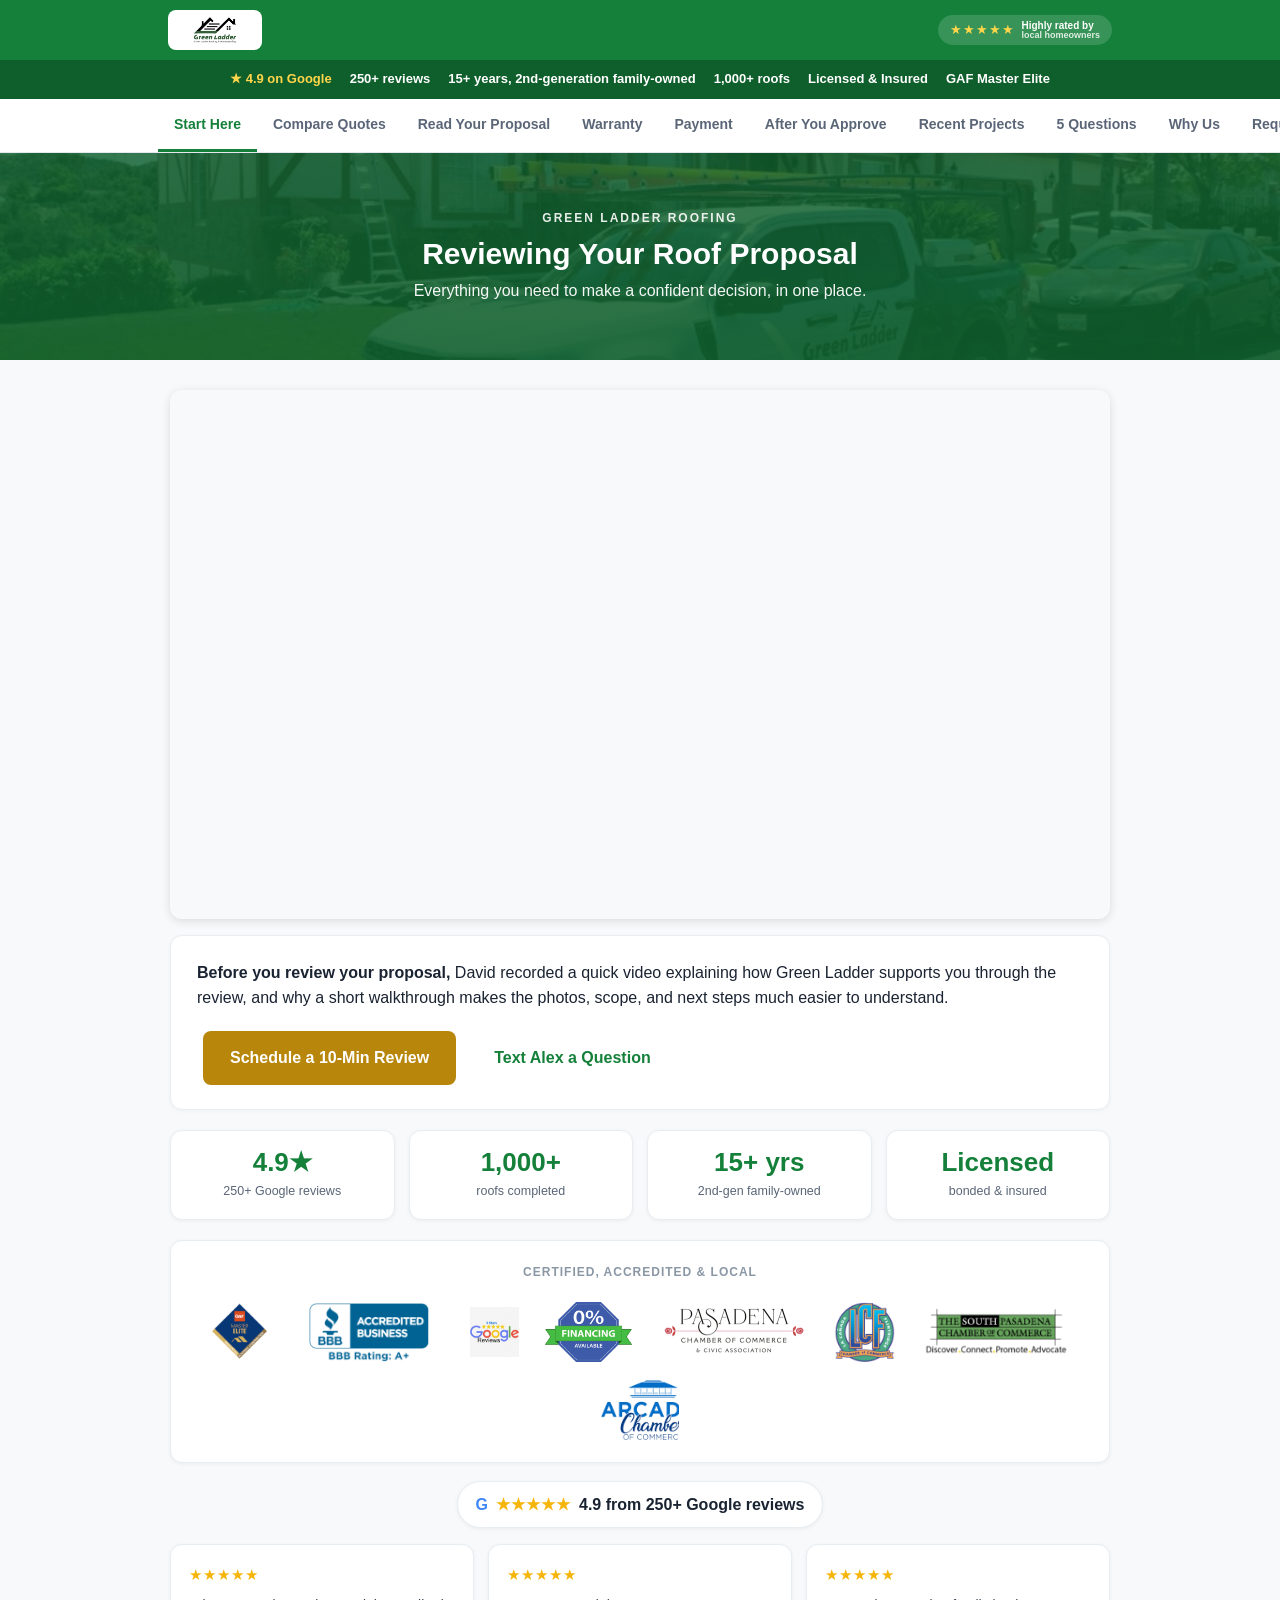
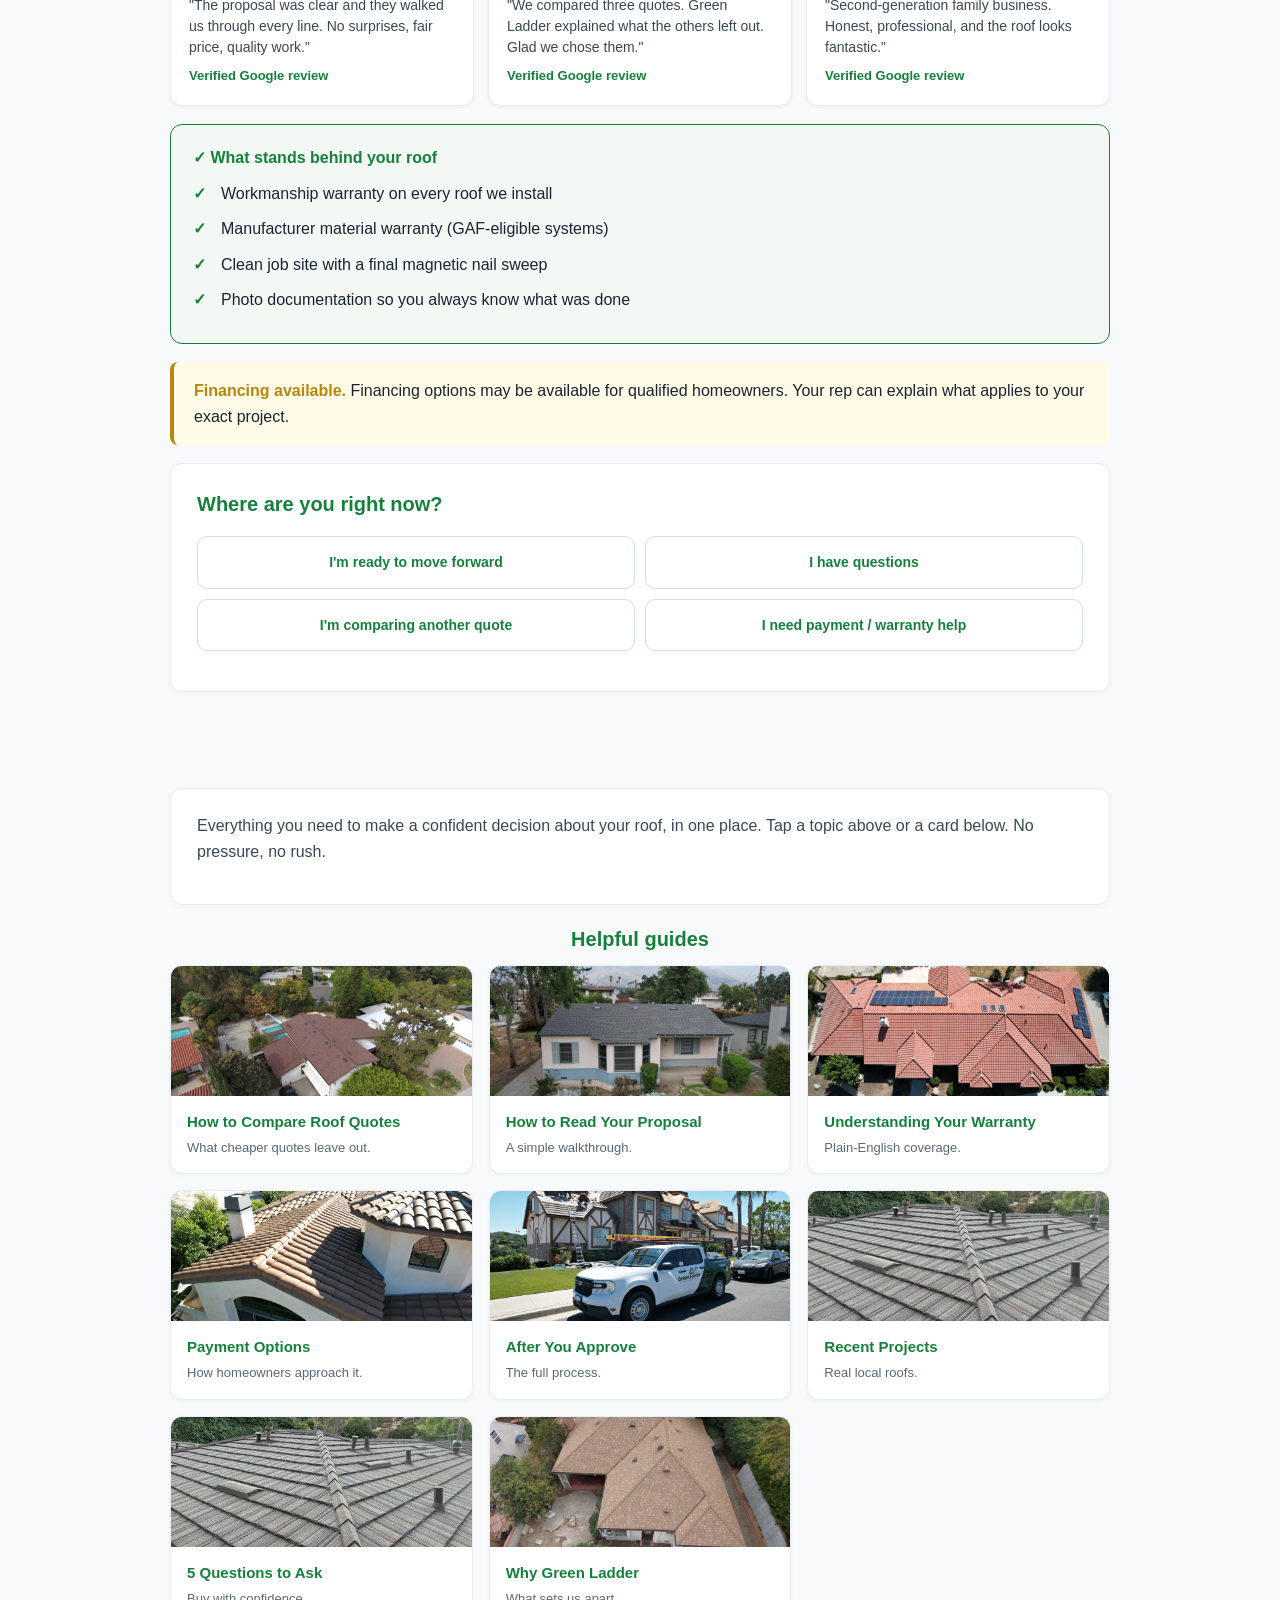
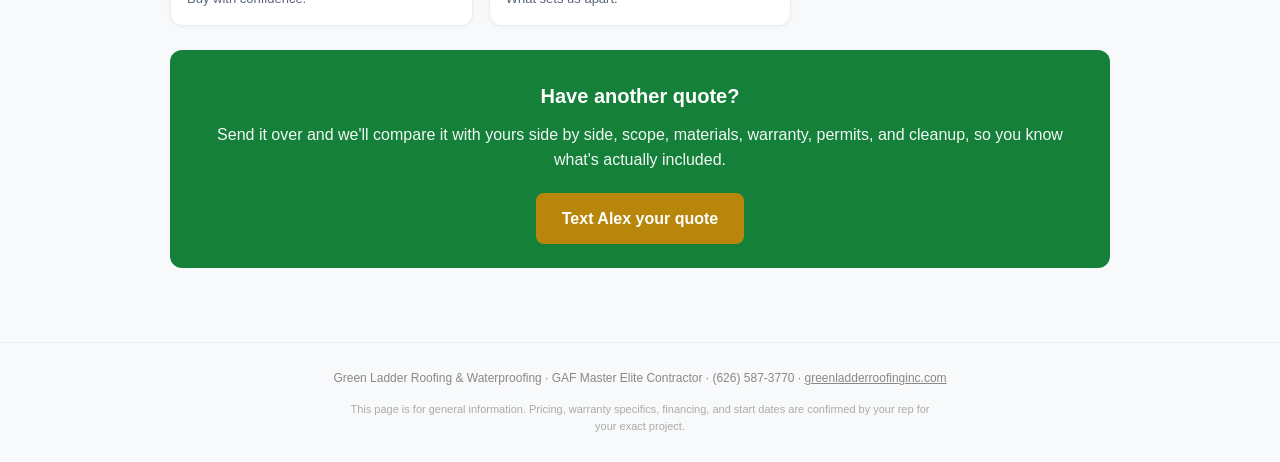
<file: index.html>
<!DOCTYPE html><html lang="en"><head><meta charset="UTF-8"><meta name="viewport" content="width=device-width,initial-scale=1">
<title>Reviewing Your Roof Proposal | Green Ladder Roofing</title>
<meta name="description" content="Review your Green Ladder roof proposal, compare quotes, understand warranty and payment options, and set up a short proposal walkthrough.">
<meta property="og:title" content="Reviewing Your Roof Proposal | Green Ladder Roofing">
<meta property="og:description" content="Compare your roof proposal, understand your options, and set up a short walkthrough with Green Ladder.">
<meta property="og:type" content="website">
<meta property="og:image" content="https://proposal.greenladderroofinginc.com/assets/img/truck.jpg">
<meta property="og:url" content="https://proposal.greenladderroofinginc.com/">
<meta name="twitter:image" content="https://proposal.greenladderroofinginc.com/assets/img/truck.jpg">
<link rel="canonical" href="https://proposal.greenladderroofinginc.com/">
<meta name="twitter:card" content="summary_large_image">
<link rel="stylesheet" href="assets/style.css">
<style>
.tabbar{background:#fff;border-bottom:1px solid #e2e8ec;position:sticky;top:0;z-index:20;overflow-x:auto;white-space:nowrap;-webkit-overflow-scrolling:touch}
.tabbar-in{max-width:980px;margin:0 auto;padding:0 8px;display:flex}
.tabbtn{background:none;border:none;font:inherit;font-size:14px;font-weight:600;color:#5a6677;padding:14px 16px;cursor:pointer;border-bottom:3px solid transparent;white-space:nowrap}
.tabbtn:hover{color:#14803a}
.tabbtn.active{color:#14803a;border-bottom-color:#14803a;font-weight:800}
.tabsec{display:none}
.tabsec.active{display:block}
.vidwrap{position:relative;padding-bottom:56.25%;height:0;border-radius:12px;overflow:hidden;margin:0 0 16px;box-shadow:0 2px 10px rgba(0,0,0,.12)}
.vidwrap iframe{position:absolute;top:0;left:0;width:100%;height:100%;border:0}
.topnav{background:#14803a}
.topnav-in{max-width:980px;margin:0 auto;padding:10px 18px;display:flex;align-items:center;justify-content:space-between}
.topnav-in img{height:40px;background:#fff;border-radius:8px;padding:3px 8px}
.topbadge{display:flex;align-items:center;gap:6px;background:rgba(255,255,255,.15);border-radius:30px;padding:5px 12px}
.topbadge .s{color:#ffd54a;font-size:13px;letter-spacing:1px}
.topbadge .t{font-size:10px;color:#fff;font-weight:700;line-height:1.1}
.topbadge .t span{display:block;opacity:.85;font-weight:600;font-size:9px}
</style><script async src="https://www.googletagmanager.com/gtag/js?id=G-YWZ9KR72C7"></script>
<script>window.dataLayer=window.dataLayer||[];function gtag(){dataLayer.push(arguments);}gtag('js',new Date());gtag('config','G-YWZ9KR72C7');
/* GLR conversion event tracking */
document.addEventListener('click',function(e){
 var el=e.target.closest('a,button'); if(!el) return;
 var t=(el.textContent||'').trim().toLowerCase();
 var href=(el.getAttribute('href')||'');
 if(el.getAttribute('onclick')&&el.getAttribute('onclick').indexOf('_scheduler.show')>-1){gtag('event','schedule_open',{page:location.pathname});}
 else if(href.indexOf('sms:')===0){gtag('event','text_click',{label:t,number:href});}
 else if(href.indexOf('tel:')===0){gtag('event','call_click',{label:t,number:href});}
},true);
</script>
</head><body>
<div class="topnav"><div class="topnav-in">
<img src="assets/img/official-logo-pill.png" alt="Green Ladder Roofing">
<div class="topbadge"><span class="s">&#9733;&#9733;&#9733;&#9733;&#9733;</span><span class="t">Highly rated by<span>local homeowners</span></span></div>
</div></div>
<div class="trustbar"><div class="trustbar-in"><span class="gold">&#9733; 4.9 on Google</span><span>250+ reviews</span><span>15+ years, 2nd-generation family-owned</span><span>1,000+ roofs</span><span>Licensed &amp; Insured</span><span>GAF Master Elite</span></div></div>
<div class="tabbar"><div class="tabbar-in" role="tablist" aria-label="Proposal review guides"><button role="tab" aria-selected="true" aria-controls="hub" class="tabbtn active" data-tab="hub" onclick="showTab('hub')">Start Here</button><button role="tab" aria-selected="false" aria-controls="quote-comparison" class="tabbtn" data-tab="quote-comparison" onclick="showTab('quote-comparison')">Compare Quotes</button><button role="tab" aria-selected="false" aria-controls="how-to-read-proposal" class="tabbtn" data-tab="how-to-read-proposal" onclick="showTab('how-to-read-proposal')">Read Your Proposal</button><button role="tab" aria-selected="false" aria-controls="warranty" class="tabbtn" data-tab="warranty" onclick="showTab('warranty')">Warranty</button><button role="tab" aria-selected="false" aria-controls="payment" class="tabbtn" data-tab="payment" onclick="showTab('payment')">Payment</button><button role="tab" aria-selected="false" aria-controls="what-happens-next" class="tabbtn" data-tab="what-happens-next" onclick="showTab('what-happens-next')">After You Approve</button><button role="tab" aria-selected="false" aria-controls="gallery" class="tabbtn" data-tab="gallery" onclick="showTab('gallery')">Recent Projects</button><button role="tab" aria-selected="false" aria-controls="5-questions" class="tabbtn" data-tab="5-questions" onclick="showTab('5-questions')">5 Questions</button><button role="tab" aria-selected="false" aria-controls="why-green-ladder" class="tabbtn" data-tab="why-green-ladder" onclick="showTab('why-green-ladder')">Why Us</button><button role="tab" aria-selected="false" aria-controls="book" class="tabbtn" data-tab="book" onclick="showTab('book')">Request a Walkthrough</button></div></div>
<section class="tabsec active" id="hub" role="tabpanel">
<div class="hero photo" style="background-image:url(assets/img/truck.jpg)"><div class="kicker">Green Ladder Roofing</div><h1>Reviewing Your Roof Proposal</h1><p>Everything you need to make a confident decision, in one place.</p></div>
<div class="wrap"><div class="vidwrap"><iframe src="https://www.youtube.com/embed/cPjGmhjNq-s" title="How to Review Your Green Ladder Roof Proposal" allowfullscreen loading="lazy"></iframe></div>
<div class="card" style="margin-top:0"><b>Before you review your proposal,</b> David recorded a quick video explaining how Green Ladder supports you through the review, and why a short walkthrough makes the photos, scope, and next steps much easier to understand.
<div class="btn-row" style="margin-top:12px"><button type="button" class="btn solid" onclick="_scheduler.show({ schedulerId: 'sched_lwmzfzwzh8mcyrxloe19dr71' })">Schedule a 10-Min Review</button><a class="btn" href="sms:+16265873770">Text Alex a Question</a></div></div>
<div class="numbers">
<div class="n"><b>4.9&#9733;</b><span>250+ Google reviews</span></div>
<div class="n"><b>1,000+</b><span>roofs completed</span></div>
<div class="n"><b>15+ yrs</b><span>2nd-gen family-owned</span></div>
<div class="n"><b>Licensed</b><span>bonded &amp; insured</span></div>
</div>
<div class="badges"><div class="badges-label">Certified, accredited &amp; local</div><img src="assets/img/trust/badge-gaf-master-elite.png" alt="GAF Master Elite Contractor"><img src="assets/img/trust/badge-bbb.png" alt="BBB Accredited Business A+ Rating"><img src="assets/img/trust/badge-google-reviews.jpg" class="gr" alt="5-star Google Reviews"><img src="assets/img/trust/badge-financing.png" alt="0% Financing Available"><img src="assets/img/trust/badge-pasadena-chamber.png" alt="Pasadena Chamber of Commerce"><img src="assets/img/trust/badge-lcf-chamber.png" alt="La Canada Flintridge Chamber of Commerce"><img src="assets/img/trust/badge-south-pasadena-chamber.png" alt="South Pasadena Chamber of Commerce"><img src="assets/img/trust/badge-arcadia-chamber.png" alt="Arcadia Chamber of Commerce"></div>
<div style="text-align:center;margin:14px 0"><a class="gbadge" href="https://www.greenladderroofinginc.com/reviews/" target="_blank"><span class="g">G</span><span class="stars">&#9733;&#9733;&#9733;&#9733;&#9733;</span> 4.9 from 250+ Google reviews</a></div>
<div class="reviews-row">
<div class="rev"><div class="stars">&#9733;&#9733;&#9733;&#9733;&#9733;</div><p>"The proposal was clear and they walked us through every line. No surprises, fair price, quality work."</p><div class="who">Verified Google review</div></div>
<div class="rev"><div class="stars">&#9733;&#9733;&#9733;&#9733;&#9733;</div><p>"We compared three quotes. Green Ladder explained what the others left out. Glad we chose them."</p><div class="who">Verified Google review</div></div>
<div class="rev"><div class="stars">&#9733;&#9733;&#9733;&#9733;&#9733;</div><p>"Second-generation family business. Honest, professional, and the roof looks fantastic."</p><div class="who">Verified Google review</div></div>
</div>
<div class="guarantee"><h3>&#10003; What stands behind your roof</h3><ul><li>Workmanship warranty on every roof we install</li><li>Manufacturer material warranty (GAF-eligible systems)</li><li>Clean job site with a final magnetic nail sweep</li><li>Photo documentation so you always know what was done</li></ul></div>
<div class="fin"><b>Financing available.</b> Financing options may be available for qualified homeowners. Your rep can explain what applies to your exact project.</div>
<div class="card"><h2 style="margin-top:0">Where are you right now?</h2><div class="routing">
<a href="sms:+16265873770?&body=I'm%20ready%20to%20move%20forward%20with%20my%20roof">I'm ready to move forward</a>
<a href="sms:+16265873770?&body=I%20have%20questions%20about%20my%20proposal">I have questions</a>
<a href="#quote-comparison" onclick="showTab('quote-comparison');return false">I'm comparing another quote</a>
<a href="#payment" onclick="showTab('payment');return false">I need payment / warranty help</a>
</div></div></div>
<div class="wrap"><div class="card" style="text-align:center"><div class="intro" style="text-align:left">Everything you need to make a confident decision about your roof, in one place. Tap a topic above or a card below. No pressure, no rush.</div></div>
<h2 style="text-align:center">Helpful guides</h2>
<div class="grid"><a class="tile" href="#quote-comparison" onclick="showTab('quote-comparison');return false"><img src="assets/img/shingle.jpg" alt="How to Compare Roof Quotes" loading="lazy" decoding="async"><div class="body"><b>How to Compare Roof Quotes</b><span>What cheaper quotes leave out.</span></div></a><a class="tile" href="#how-to-read-proposal" onclick="showTab('how-to-read-proposal');return false"><img src="assets/img/front.jpg" alt="How to Read Your Proposal" loading="lazy" decoding="async"><div class="body"><b>How to Read Your Proposal</b><span>A simple walkthrough.</span></div></a><a class="tile" href="#warranty" onclick="showTab('warranty');return false"><img src="assets/img/tile-solar.jpg" alt="Understanding Your Warranty" loading="lazy" decoding="async"><div class="body"><b>Understanding Your Warranty</b><span>Plain-English coverage.</span></div></a><a class="tile" href="#payment" onclick="showTab('payment');return false"><img src="assets/img/spanish.jpg" alt="Payment Options" loading="lazy" decoding="async"><div class="body"><b>Payment Options</b><span>How homeowners approach it.</span></div></a><a class="tile" href="#what-happens-next" onclick="showTab('what-happens-next');return false"><img src="assets/img/truck.jpg" alt="After You Approve" loading="lazy" decoding="async"><div class="body"><b>After You Approve</b><span>The full process.</span></div></a><a class="tile" href="#gallery" onclick="showTab('gallery');return false"><img src="assets/img/gallery/p12.jpg" alt="Recent Projects" loading="lazy" decoding="async"><div class="body"><b>Recent Projects</b><span>Real local roofs.</span></div></a><a class="tile" href="#5-questions" onclick="showTab('5-questions');return false"><img src="assets/img/metal.jpg" alt="5 Questions to Ask" loading="lazy" decoding="async"><div class="body"><b>5 Questions to Ask</b><span>Buy with confidence.</span></div></a><a class="tile" href="#why-green-ladder" onclick="showTab('why-green-ladder');return false"><img src="assets/img/gaf-shingle.jpg" alt="Why Green Ladder" loading="lazy" decoding="async"><div class="body"><b>Why Green Ladder</b><span>What sets us apart.</span></div></a></div>
<div class="cta"><h2>Have another quote?</h2><p>Send it over and we'll compare it with yours side by side, scope, materials, warranty, permits, and cleanup, so you know what's actually included.</p>
<div class="btn-row"><a class="btn solid" href="sms:+16265873770">Text Alex your quote</a></div></div></div></section><section class="tabsec" id="quote-comparison" role="tabpanel">
<div class="hero photo" style="background-image:url(assets/img/shingle.jpg)"><div class="kicker">The Money Question</div><h1>How to Compare Roof Quotes</h1><p>The bottom number rarely tells the whole story. The details do.</p></div>
<div class="wrap">
<div class="card"><div class="intro">Two roof quotes can look almost identical on the bottom line and be completely different once you look at what's actually included. The goal here isn't to rush you, it's to make sure you're comparing apples to apples before you choose anyone. Run both quotes through this list.</div>
<h2>Check each one on BOTH quotes</h2>
<table class="tbl">
<tr><th>What to compare</th><th>Why it matters</th></tr>
<tr><td><span class="chk"></span><b>Same roof area / squares</b></td><td>One quote may measure less roof than the other.</td></tr>
<tr><td><span class="chk"></span><b>Tear-off vs. layover</b></td><td>Going over an old roof is cheaper now, costlier later.</td></tr>
<tr><td><span class="chk"></span><b>Underlayment type</b></td><td>The waterproof layer under your shingles. Quality varies a lot.</td></tr>
<tr><td><span class="chk"></span><b>Flashing (new vs. reused)</b></td><td>Old reused flashing is a common leak point.</td></tr>
<tr><td><span class="chk"></span><b>Ventilation</b></td><td>Poor ventilation shortens roof life and can void warranties.</td></tr>
<tr><td><span class="chk"></span><b>Decking / plywood assumptions</b></td><td>Is bad wood replacement included, or a surprise add-on later?</td></tr>
<tr><td><span class="chk"></span><b>Permit handling</b></td><td>Is the permit pulled and included, or left to you?</td></tr>
<tr><td><span class="chk"></span><b>Cleanup &amp; magnetic nail sweep</b></td><td>Protects your yard, pets, and tires.</td></tr>
<tr><td><span class="chk"></span><b>Photo documentation</b></td><td>Do you get photos of the work, or just take their word for it?</td></tr>
<tr><td><span class="chk"></span><b>Warranty path</b></td><td>Workmanship AND manufacturer material warranty, in writing.</td></tr>
<tr><td><span class="chk"></span><b>Change-order terms</b></td><td>What happens, and what it costs, if they find more once they start.</td></tr>
<tr><td><span class="chk"></span><b>License &amp; insurance</b></td><td>Licensed, bonded, insured, and verifiable.</td></tr>
</table>
<div class="box"><b>The cheapest quote often wins by leaving things out.</b> If one number is much lower, this list usually shows you why, and it's rarely good news once the roof is off.</div>
<div class="box"><b>What cheaper quotes often leave out:</b> full tear-off (vs. roofing over old layers), new underlayment, new flashing, proper attic ventilation, permits, dump fees, and what happens if they find bad decking once they start. The bottom number rarely tells the whole story. The details do.</div></div>
<img class="photo-strip" src="assets/img/shingle.jpg" alt="Green Ladder roofing project" loading="lazy" decoding="async">
<div class="cta"><h2>Want a second set of eyes?</h2>
<p>If you have another roof quote, send it over. We'll compare roof area, scope, materials, warranty path, permits, and cleanup side by side, so you know what's actually included.</p>
<div class="btn-row"><a class="btn solid" href="sms:+16265873770">Text Alex your quote</a><a class="btn" href="#book" onclick="showTab('book');return false">Request a Walkthrough</a></div></div>
<div style="text-align:center"><a class="dl" href="pdf/GLR-quote-comparison.pdf" download>Download a copy (PDF)</a></div>
</div></section><section class="tabsec" id="how-to-read-proposal" role="tabpanel">
<div class="hero photo" style="background-image:url(assets/img/front.jpg)"><div class="kicker">Make It Simple</div><h1>How to Read Your Roof Proposal</h1><p>A quick guide so nothing feels confusing.</p></div>
<div class="wrap">
<div class="card"><div class="intro">A roof proposal can feel like a lot at first. Here's the order we'd suggest looking at it, so it's clear instead of overwhelming. The goal is a confident decision, not a rushed one.</div>
<h2>1. Start with the photos</h2>
<p>Your proposal includes photos of your actual roof. Look here first, this is what we found and why we're recommending what we are. You're seeing your roof the way we see it.</p>
<h2>2. Review the scope</h2>
<p>The scope is the list of exactly what we'll do: tear-off, underlayment, flashing, ventilation, cleanup, and more. This is where roof quotes really differ.</p>
<h2>3. Compare your options</h2>
<p>You may have a few options (often Silver, Gold, Platinum). They typically differ by material, warranty length, and system. Higher tiers usually mean a longer-lasting system and stronger warranty path.</p>
<h2>4. Understand what's included</h2>
<p>Permits, disposal, cleanup, and documentation should be spelled out. If something isn't listed, ask, on any roofer's proposal.</p>
<h2>5. Questions worth asking any roofer</h2>
<ul class="q">
<li>Are you licensed, bonded, and insured?</li>
<li>Is the permit included?</li>
<li>What's the workmanship warranty, and the material warranty?</li>
<li>Will I get photos of the finished work?</li>
<li>What happens if you find bad wood once you start?</li>
</ul></div>
<img class="photo-strip" src="assets/img/front.jpg" alt="Green Ladder roofing project" loading="lazy" decoding="async">
<div class="cta"><h2>Ready when you are</h2>
<p>The goal isn't to rush you. It's to make sure you have the right information before choosing a roofer.</p>
<div class="btn-row"><a class="btn solid" href="sms:+16265873770">Text Alex</a><a class="btn" href="#book" onclick="showTab('book');return false">Request a Walkthrough</a></div></div>
<div style="text-align:center"><a class="dl" href="pdf/GLR-how-to-read-proposal.pdf" download>Download a copy (PDF)</a></div>
</div></section><section class="tabsec" id="warranty" role="tabpanel">
<div class="hero photo" style="background-image:url(assets/img/tile-solar.jpg)"><div class="kicker">Peace of Mind</div><h1>Understanding Your Roof Warranty</h1><p>Workmanship and material coverage, in plain English.</p></div>
<div class="wrap">
<div class="card"><div class="intro">Roof warranties confuse almost everyone, and that's where some contractors get away with weak coverage. Here's what actually matters, in plain English.</div>
<h2>The two warranties on every roof</h2>
<table class="tbl">
<tr><th>Type</th><th>What it covers</th></tr>
<tr><td><b>Workmanship warranty</b></td><td>The installation, the labor, how the roof was put on. This comes from the roofer.</td></tr>
<tr><td><b>Manufacturer material warranty</b></td><td>The shingles/material themselves. This comes from the manufacturer (like GAF).</td></tr>
</table>
<h2>Why the installed system matters</h2>
<p>The strongest manufacturer warranties are only available when the full system is installed correctly by a certified contractor. A cheap install can actually void the material warranty, so the lowest bid can cost you coverage.</p>
<h2>Why ventilation and flashing matter long-term</h2>
<p>Poor ventilation traps heat and moisture and shortens roof life. Reused or sloppy flashing is one of the most common leak points. Both affect whether your roof, and your warranty, actually last.</p>
<div class="box"><b>Your exact warranty depends on the roof system you choose.</b> That's why it's worth walking through carefully rather than guessing, your Green Ladder rep can explain exactly what applies to your proposal.</div>
<h2>Questions to ask any roofer</h2>
<ul class="q">
<li>Is the workmanship warranty in writing, and for how long?</li>
<li>What manufacturer warranty does this system qualify for?</li>
<li>Are you certified to offer that manufacturer warranty?</li>
<li>Does anything I'm choosing affect the coverage?</li>
</ul></div>
<img class="photo-strip" src="assets/img/tile-solar.jpg" alt="Green Ladder roofing project" loading="lazy" decoding="async">
<div class="cta"><h2>Ready when you are</h2>
<p>The goal isn't to rush you. It's to make sure you have the right information before choosing a roofer.</p>
<div class="btn-row"><a class="btn solid" href="sms:+16265873770">Text Alex</a><a class="btn" href="#book" onclick="showTab('book');return false">Request a Walkthrough</a></div></div>
<div style="text-align:center"><a class="dl" href="pdf/GLR-warranty-basics.pdf" download>Download a copy (PDF)</a></div>
</div></section><section class="tabsec" id="payment" role="tabpanel">
<div class="hero photo" style="background-image:url(assets/img/spanish.jpg)"><div class="kicker">The Investment</div><h1>Roof Payment Options</h1><p>A simple overview. Your rep confirms what applies.</p></div>
<div class="wrap">
<div class="card"><div class="intro">A new roof is a real investment, and there's usually more than one way to handle it. Here's a general overview of how homeowners commonly pay. Your Green Ladder rep can explain what applies to your specific project.</div>
<h2>Common options</h2>
<ul>
<li><b>Cash or check</b> &mdash; the simplest route for many homeowners.</li>
<li><b>Card or bank transfer</b> &mdash; convenient for those who prefer it.</li>
<li><b>Financing</b> &mdash; financing options may be available, subject to approval. This lets some homeowners spread the investment over time.</li>
</ul>
<div class="box"><b>One tip:</b> when comparing roofers, look at the total project value, not just a monthly number. A lower monthly payment can hide a longer term or a weaker roof system.</div>
<h2>About the details</h2>
<p>Specific terms, monthly amounts, and approvals are handled personally by your Green Ladder rep, that way you get accurate answers for your exact situation rather than a guess.</p></div>
<img class="photo-strip" src="assets/img/spanish.jpg" alt="Green Ladder roofing project" loading="lazy" decoding="async">
<div class="cta"><h2>Ready when you are</h2>
<p>The goal isn't to rush you. It's to make sure you have the right information before choosing a roofer.</p>
<div class="btn-row"><a class="btn solid" href="sms:+16265873770">Text Alex</a><a class="btn" href="#book" onclick="showTab('book');return false">Request a Walkthrough</a></div></div>
<div style="text-align:center"><a class="dl" href="pdf/GLR-payment-options.pdf" download>Download a copy (PDF)</a></div>
</div></section><section class="tabsec" id="what-happens-next" role="tabpanel">
<div class="hero photo" style="background-image:url(assets/img/truck.jpg)"><div class="kicker">After You Approve</div><h1>What Happens After You Approve</h1><p>From final review to the warranty packet.</p></div>
<div class="wrap"><div class="vidwrap"><iframe src="https://www.youtube.com/embed/Fa7MLaRzMZQ" title="What Happens After Your Roof Inspection" allowfullscreen loading="lazy"></iframe></div><div class="card" style="margin-top:0"><b>Your inspection is complete, here's what happens next.</b> After your inspection, our team reviews the photos and field notes so the next step is clear. We can walk through the roof photos, scope, options, and your questions together.</div></div>
<div class="wrap">
<div class="card"><div class="intro">Sometimes the proposal is only half the question. Homeowners also want to know what the project actually looks like once they say yes. Here's exactly how it goes with Green Ladder.</div>
<h2>Step by step</h2>
<table class="tbl">
<tr><td><b>1. Final scope review</b></td><td>We confirm the plan with you before anything is ordered.</td></tr>
<tr><td><b>2. Agreement &amp; signature</b></td><td>Clear paperwork before work begins.</td></tr>
<tr><td><b>3. Material ordering</b></td><td>We order your selected roof system.</td></tr>
<tr><td><b>4. Permits</b></td><td>We handle permitting where required.</td></tr>
<tr><td><b>5. Scheduling</b></td><td>We coordinate scheduling with you and check the weather window.</td></tr>
<tr><td><b>6. Property protection</b></td><td>We protect landscaping, AC units, and surfaces before we start.</td></tr>
<tr><td><b>7. Tear-off &amp; install</b></td><td>Our crew removes the old roof and installs the new system.</td></tr>
<tr><td><b>8. Cleanup &amp; magnetic sweep</b></td><td>We leave the property cleaner than we found it.</td></tr>
<tr><td><b>9. Final photo documentation</b></td><td>You get photos of the completed work.</td></tr>
<tr><td><b>10. Warranty packet &amp; closeout</b></td><td>Your warranty paperwork, all in one place.</td></tr>
</table>
<div class="box">A clean, documented process is the whole point. You always know what's happening on your roof, and you're never guessing.</div></div>
<img class="photo-strip" src="assets/img/truck.jpg" alt="Green Ladder roofing project" loading="lazy" decoding="async">
<div class="cta"><h2>Ready when you are</h2>
<p>The goal isn't to rush you. It's to make sure you have the right information before choosing a roofer.</p>
<div class="btn-row"><a class="btn solid" href="sms:+16265873770">Text Alex</a><a class="btn" href="#book" onclick="showTab('book');return false">Request a Walkthrough</a></div></div>
<div style="text-align:center"><a class="dl" href="pdf/GLR-what-happens-next.pdf" download>Download a copy (PDF)</a></div>
</div></section><section class="tabsec" id="gallery" role="tabpanel">
<div class="hero photo" style="background-image:url(assets/img/gallery/p04.jpg)"><div class="kicker">Real Local Work</div><h1>Recent Roofing Projects</h1><p>Shingle, tile, metal, and flat-roof systems.</p></div>
<div class="wrap">
<div class="gallery-grid"><figure><img src="assets/img/gallery/p04.jpg" alt="On the Job in La Ca&ntilde;ada" loading="lazy" decoding="async"><figcaption><b>On the Job in La Ca&ntilde;ada</b><span>Concrete tile roof, hillside home</span></figcaption></figure><figure><img src="assets/img/gallery/p12.jpg" alt="Metal Shingle Roof" loading="lazy" decoding="async"><figcaption><b>Metal Shingle Roof</b><span>High fire zone, La Ca&ntilde;ada</span></figcaption></figure><figure><img src="assets/img/gallery/p07.jpg" alt="Clay Tile Roof with Solar" loading="lazy" decoding="async"><figcaption><b>Clay Tile Roof with Solar</b><span>Full tile system, aerial view</span></figcaption></figure><figure><img src="assets/img/gallery/p05.jpg" alt="Spanish Barrel Tile" loading="lazy" decoding="async"><figcaption><b>Spanish Barrel Tile</b><span>Ridge and hip detail</span></figcaption></figure><figure><img src="assets/img/gallery/p02.jpg" alt="Architectural Shingle" loading="lazy" decoding="async"><figcaption><b>Architectural Shingle</b><span>Front elevation, residential</span></figcaption></figure><figure><img src="assets/img/gallery/p08.jpg" alt="Asphalt Shingle Roof" loading="lazy" decoding="async"><figcaption><b>Asphalt Shingle Roof</b><span>Full roof replacement, aerial</span></figcaption></figure><figure><img src="assets/img/gallery/p13.jpg" alt="Clay Tile + Solar" loading="lazy" decoding="async"><figcaption><b>Clay Tile + Solar</b><span>Terracotta tile with solar</span></figcaption></figure><figure><img src="assets/img/gallery/p10.jpg" alt="Architectural Shingle" loading="lazy" decoding="async"><figcaption><b>Architectural Shingle</b><span>Full roof replacement, aerial</span></figcaption></figure><figure><img src="assets/img/gallery/p09.jpg" alt="GAF Shingle Roof" loading="lazy" decoding="async"><figcaption><b>GAF Shingle Roof</b><span>Full roof replacement, aerial</span></figcaption></figure><figure><img src="assets/img/gallery/p06.jpg" alt="TPO Cool Roof" loading="lazy" decoding="async"><figcaption><b>TPO Cool Roof</b><span>Emergency flat-roof, Sun Valley</span></figcaption></figure><figure><img src="assets/img/gallery/p11.jpg" alt="Asphalt Shingle Roof" loading="lazy" decoding="async"><figcaption><b>Asphalt Shingle Roof</b><span>Full residential roof, aerial</span></figcaption></figure></div>
<div class="cta"><h2>Want to see how this compares to your roof?</h2>
<p>We'll document yours the same way, with a free photo inspection and a report you keep.</p>
<div class="btn-row"><a class="btn solid" href="sms:+16265873770">Text Alex</a><a class="btn" href="#book">Request a Walkthrough</a></div></div>
</div></section><section class="tabsec" id="5-questions" role="tabpanel">
<div class="hero photo" style="background-image:url(assets/img/metal.jpg)"><div class="kicker">Buy With Confidence</div><h1>5 Questions to Ask Any Roofer</h1><p>Bring these to any roofer, including us.</p></div>
<div class="wrap">
<div class="card"><div class="intro">A roof is one of the biggest investments you'll make in your home, and not every company is upfront about the things that matter most. Here are five questions worth asking any roofer before you commit, whether you go with us or not.</div>
<h2>1. Are you licensed, bonded, and insured, and can you prove it?</h2>
<p>Ask for the license number and a certificate of insurance. A real company hands these over without hesitation. If they dodge, that tells you something.</p>
<h2>2. What's in the scope, line by line?</h2>
<p>Underlayment, flashing, ventilation, tear-off, decking, permits, and cleanup should all be spelled out. Vague scopes are where change-orders and surprise costs hide.</p>
<h2>3. What warranty do I actually get, and in writing?</h2>
<p>There are two: the workmanship warranty (from the roofer) and the manufacturer material warranty (from the maker). Get both in writing, and ask if your install qualifies for the manufacturer's best coverage.</p>
<h2>4. Will I get photos of the work?</h2>
<p>Photo documentation means you can see what was done, not just take someone's word for it. It's also proof for insurance or a future sale. Ask if it's included.</p>
<h2>5. What happens if you find more once you start?</h2>
<p>Bad decking or hidden damage is common once the old roof comes off. Ask exactly how that's handled and what it costs, before it becomes a surprise.</p>
<div class="box"><b>Why we put this together:</b> a confident, well-informed homeowner makes a better decision, and usually a calmer one. We'd rather you choose us because you understand the work, not because someone rushed you.</div></div>
<img class="photo-strip" src="assets/img/metal.jpg" alt="Green Ladder roofing project" loading="lazy" decoding="async">
<div class="cta"><h2>Ready when you are</h2>
<p>The goal isn't to rush you. It's to make sure you have the right information before choosing a roofer.</p>
<div class="btn-row"><a class="btn solid" href="sms:+16265873770">Text Alex</a><a class="btn" href="#book" onclick="showTab('book');return false">Request a Walkthrough</a></div></div>
<div style="text-align:center"><a class="dl" href="pdf/GLR-5-questions.pdf" download>Download a copy (PDF)</a></div>
</div></section><section class="tabsec" id="why-green-ladder" role="tabpanel">
<div class="hero photo" style="background-image:url(assets/img/gaf-shingle.jpg)"><div class="kicker">Why Us</div><h1>Why Homeowners Choose Green Ladder</h1><p>What sets us apart on a roof you'll live under for decades.</p></div>
<div class="wrap">
<div class="card"><div class="intro">Choosing a roofer is really about one thing: can you trust them with one of the most important parts of your home? Here's what makes Green Ladder different.</div>
<div class="teamphoto"><img src="assets/img/trust/team-gaf.jpg" alt="Green Ladder Roofing project managers at GAF"><div class="cap">Our project managers, the team behind your roof.</div></div>
<h2>GAF Master Elite Contractor</h2>
<p>We're a GAF Master Elite contractor, a status held by only the top 2% of roofing contractors nationwide. It's not something you can buy. It requires proven experience, proper licensing and insurance, and a track record of quality. It also may allow eligible roof systems to qualify for enhanced manufacturer warranty options.</p>
<h2>Photo-documented work</h2>
<p>We photo-document our work so you can see what was done. No guessing, no taking our word for it. The report is yours to keep.</p>
<h2>Licensed, bonded, and insured</h2>
<p>Fully licensed in California, bonded, and insured. We'll show you the paperwork before you ever sign.</p>
<h2>Local and accountable</h2>
<p>We work throughout Pasadena, Altadena, Arcadia, San Marino, and the surrounding San Gabriel Valley. We're not a fly-by-night crew, we're the company you'll see around town and can hold accountable.</p>
<h2>A clean, clear process</h2>
<p>From the first inspection to the final cleanup and warranty packet, we keep you updated through the process. We explain the scope and known assumptions before work begins.</p></div>
<img class="photo-strip" src="assets/img/gaf-shingle.jpg" alt="Green Ladder roofing project" loading="lazy" decoding="async">
<div class="cta"><h2>Ready when you are</h2>
<p>The goal isn't to rush you. It's to make sure you have the right information before choosing a roofer.</p>
<div class="btn-row"><a class="btn solid" href="sms:+16265873770">Text Alex</a><a class="btn" href="#book" onclick="showTab('book');return false">Request a Walkthrough</a></div></div>
<div style="text-align:center"><a class="dl" href="pdf/GLR-why-green-ladder.pdf" download>Download a copy (PDF)</a></div>
</div></section><section class="tabsec" id="book" role="tabpanel">
<div class="hero photo" style="background-image:url(assets/img/front.jpg)"><div class="kicker">No Pressure</div><h1>Set Up a Proposal Walkthrough</h1><p>A short, 10-minute walkthrough with the photos open. Text or call and we'll find a time that works for you.</p></div>
<div class="wrap"><div class="card" style="text-align:center"><h2>Pick your own time online</h2><p>Use our live scheduler to grab a time for your 10-minute proposal walkthrough, with the photos open. It takes about a minute.</p><div class="btn-row"><button type="button" class="btn solid" onclick="_scheduler.show({ schedulerId: 'sched_lwmzfzwzh8mcyrxloe19dr71' })">Schedule My Walkthrough</button></div><p style="margin-top:18px;font-size:14px;color:#5a6677">Prefer to talk it through with a person? Text or call Alex and we will set it up.</p><div class="btn-row"><a class="btn" href="sms:+16265873770">Text Alex (626) 587-3770</a><a class="btn" href="tel:+16265873770">Call Alex</a></div></div>
<div class="card" style="text-align:center"><h3 style="margin-top:0">Prefer to talk it through?</h3><p>A quick call is often the easiest way to get clear answers about your specific roof. We'll work around your schedule, mornings, afternoons, or evenings.</p></div></div></section>
<div class="foot">Green Ladder Roofing &amp; Waterproofing &middot; GAF Master Elite Contractor &middot; (626) 587-3770 &middot; <a href="https://greenladderroofinginc.com">greenladderroofinginc.com</a>
<div class="disclaim">This page is for general information. Pricing, warranty specifics, financing, and start dates are confirmed by your rep for your exact project.</div></div>
<script>
function showTab(id){
 document.querySelectorAll('.tabsec').forEach(s=>s.classList.toggle('active',s.id===id));
 document.querySelectorAll('.tabbtn').forEach(b=>{var on=b.dataset.tab===id;b.classList.toggle('active',on);b.setAttribute('aria-selected',on);});
 window.scrollTo(0,0);
 if(history.pushState)history.pushState(null,'','#'+id);
}
window.addEventListener('load',()=>{var h=location.hash.replace('#','');if(h&&document.getElementById(h))showTab(h);});
</script>
<div class="sticky-cta"><a class="stext" href="sms:+16265873770">Text Alex</a><a class="scall" href="#book" onclick="showTab('book');return false">Request Review</a></div>
<script src="assets/social-proof.js"></script>
<script data-api-key="vet742vqllcklcithow2rkz7" data-schedulerid="sched_lwmzfzwzh8mcyrxloe19dr71" defer id="se-widget-embed" src="https://embed.scheduler.servicetitan.com/scheduler-v1.js"></script>
</body></html>
</file>
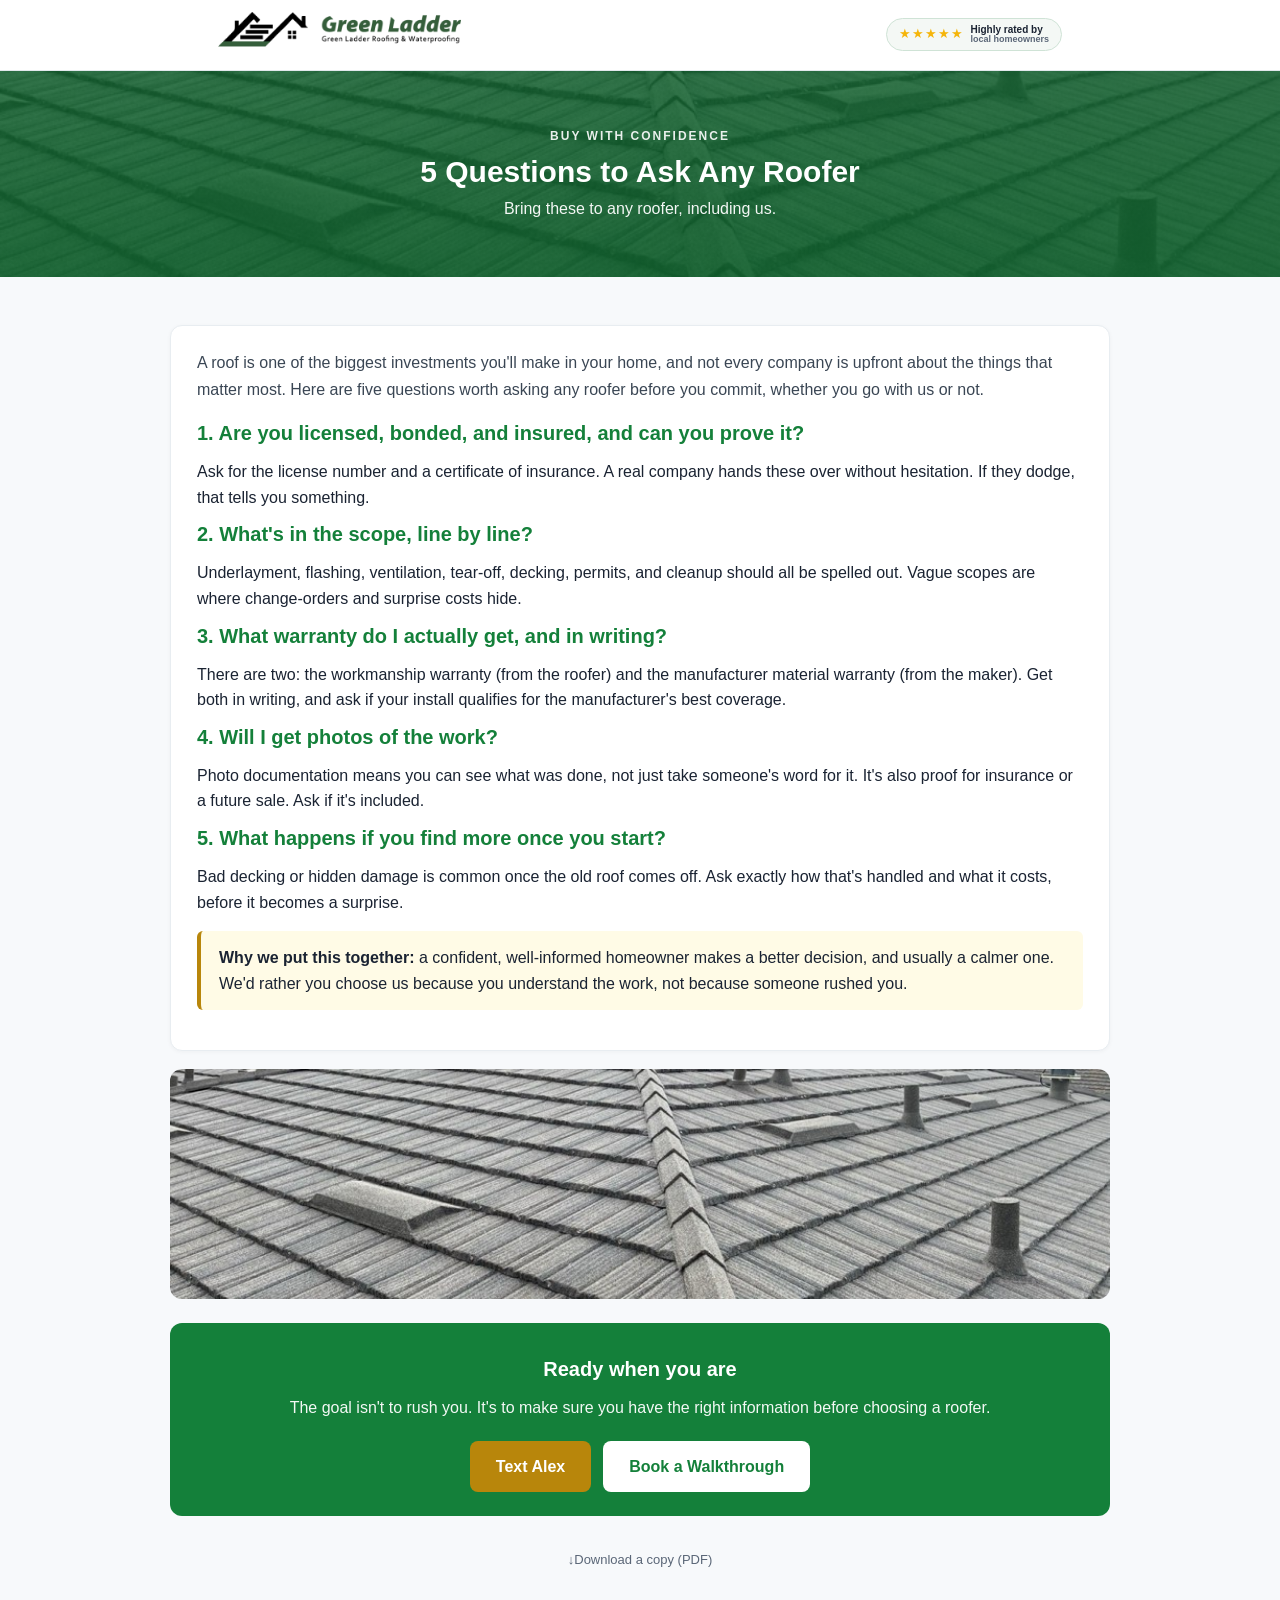
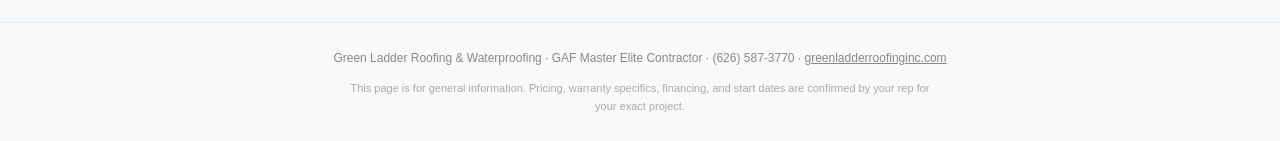
<file: pages/5-questions.html>
<!DOCTYPE html><html lang="en"><head><meta charset="UTF-8">
<meta name="viewport" content="width=device-width,initial-scale=1">
<title>5 Questions to Ask Any Roofer | Green Ladder Roofing</title>
<link rel="stylesheet" href="../assets/style.css"></head><body>
<div class="nav"><div class="nav-in">
<a href="../index.html"><img src="../assets/img/logo.png" alt="Green Ladder Roofing"></a>
<div class="nav-badge"><span class="s">&#9733;&#9733;&#9733;&#9733;&#9733;</span><span class="t">Highly rated by<span>local homeowners</span></span></div>
</div></div>
<div class="hero photo" style="background-image:url(../assets/img/metal.jpg)">
<div class="kicker">Buy With Confidence</div>
<h1>5 Questions to Ask Any Roofer</h1>
<p>Bring these to any roofer, including us.</p>
</div>
<div class="wrap">
<div class="card"><div class="intro">A roof is one of the biggest investments you'll make in your home, and not every company is upfront about the things that matter most. Here are five questions worth asking any roofer before you commit, whether you go with us or not.</div>
<h2>1. Are you licensed, bonded, and insured, and can you prove it?</h2>
<p>Ask for the license number and a certificate of insurance. A real company hands these over without hesitation. If they dodge, that tells you something.</p>
<h2>2. What's in the scope, line by line?</h2>
<p>Underlayment, flashing, ventilation, tear-off, decking, permits, and cleanup should all be spelled out. Vague scopes are where change-orders and surprise costs hide.</p>
<h2>3. What warranty do I actually get, and in writing?</h2>
<p>There are two: the workmanship warranty (from the roofer) and the manufacturer material warranty (from the maker). Get both in writing, and ask if your install qualifies for the manufacturer's best coverage.</p>
<h2>4. Will I get photos of the work?</h2>
<p>Photo documentation means you can see what was done, not just take someone's word for it. It's also proof for insurance or a future sale. Ask if it's included.</p>
<h2>5. What happens if you find more once you start?</h2>
<p>Bad decking or hidden damage is common once the old roof comes off. Ask exactly how that's handled and what it costs, before it becomes a surprise.</p>
<div class="box"><b>Why we put this together:</b> a confident, well-informed homeowner makes a better decision, and usually a calmer one. We'd rather you choose us because you understand the work, not because someone rushed you.</div></div>
<img class="photo-strip" src="../assets/img/metal.jpg" alt="Green Ladder roofing project" loading="lazy" decoding="async">
<div class="cta"><h2>Ready when you are</h2>
<p>The goal isn't to rush you. It's to make sure you have the right information before choosing a roofer.</p>
<div class="btn-row"><a class="btn solid" href="sms:+16265873770">Text Alex</a><a class="btn" href="../pages/book.html">Book a Walkthrough</a></div></div>
<div style="text-align:center"><a class="dl" href="../pdf/GLR-5-questions.pdf" download>Download a copy (PDF)</a></div>
</div>
<div class="foot">
Green Ladder Roofing &amp; Waterproofing &middot; GAF Master Elite Contractor &middot; (626) 587-3770 &middot; <a href="https://greenladderroofinginc.com">greenladderroofinginc.com</a>
<div class="disclaim">This page is for general information. Pricing, warranty specifics, financing, and start dates are confirmed by your rep for your exact project.</div>
</div>
</body></html>
</file>
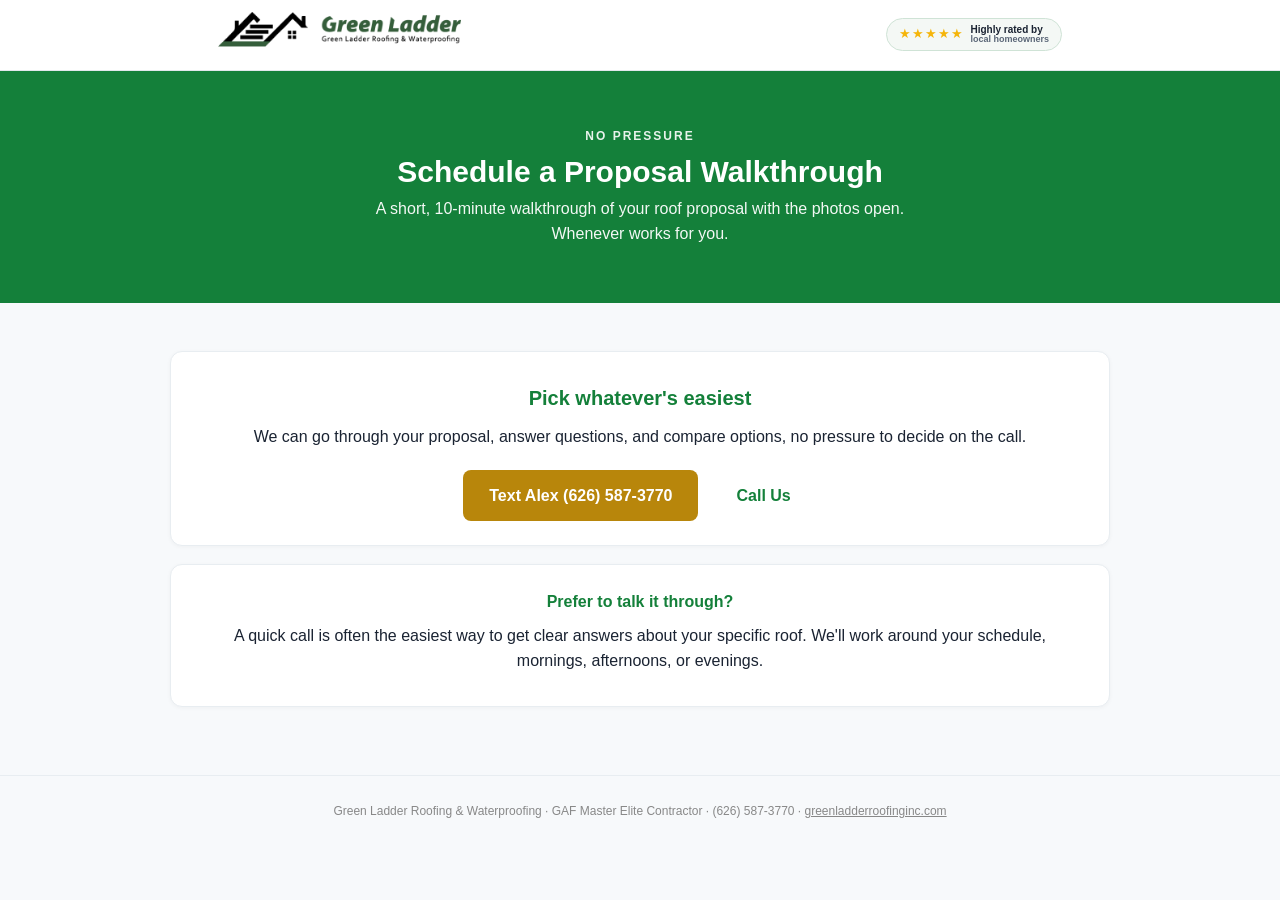
<file: pages/book.html>
<!DOCTYPE html><html lang="en"><head><meta charset="UTF-8"><meta name="viewport" content="width=device-width,initial-scale=1">
<title>Schedule a Walkthrough | Green Ladder Roofing</title><link rel="stylesheet" href="../assets/style.css"></head><body>
<div class="nav"><div class="nav-in">
<a href="../index.html"><img src="../assets/img/logo.png" alt="Green Ladder Roofing"></a>
<div class="nav-badge"><span class="s">&#9733;&#9733;&#9733;&#9733;&#9733;</span><span class="t">Highly rated by<span>local homeowners</span></span></div>
</div></div>
<div class="hero"><div class="kicker">No Pressure</div><h1>Schedule a Proposal Walkthrough</h1>
<p>A short, 10-minute walkthrough of your roof proposal with the photos open. Whenever works for you.</p></div>
<div class="wrap">
<div class="card" style="text-align:center">
<h2>Pick whatever's easiest</h2>
<p>We can go through your proposal, answer questions, and compare options, no pressure to decide on the call.</p>
<div class="btn-row"><a class="btn solid" href="sms:+16265873770">Text Alex (626) 587-3770</a><a class="btn" href="tel:+16265873770">Call Us</a></div>
</div><div class="card" style="text-align:center"><h3 style="margin-top:0">Prefer to talk it through?</h3><p>A quick call is often the easiest way to get clear answers about your specific roof. We'll work around your schedule, mornings, afternoons, or evenings.</p>
</div></div><div class="foot">Green Ladder Roofing &amp; Waterproofing &middot; GAF Master Elite Contractor &middot; (626) 587-3770 &middot; <a href="https://greenladderroofinginc.com">greenladderroofinginc.com</a></div></body></html>
</file>
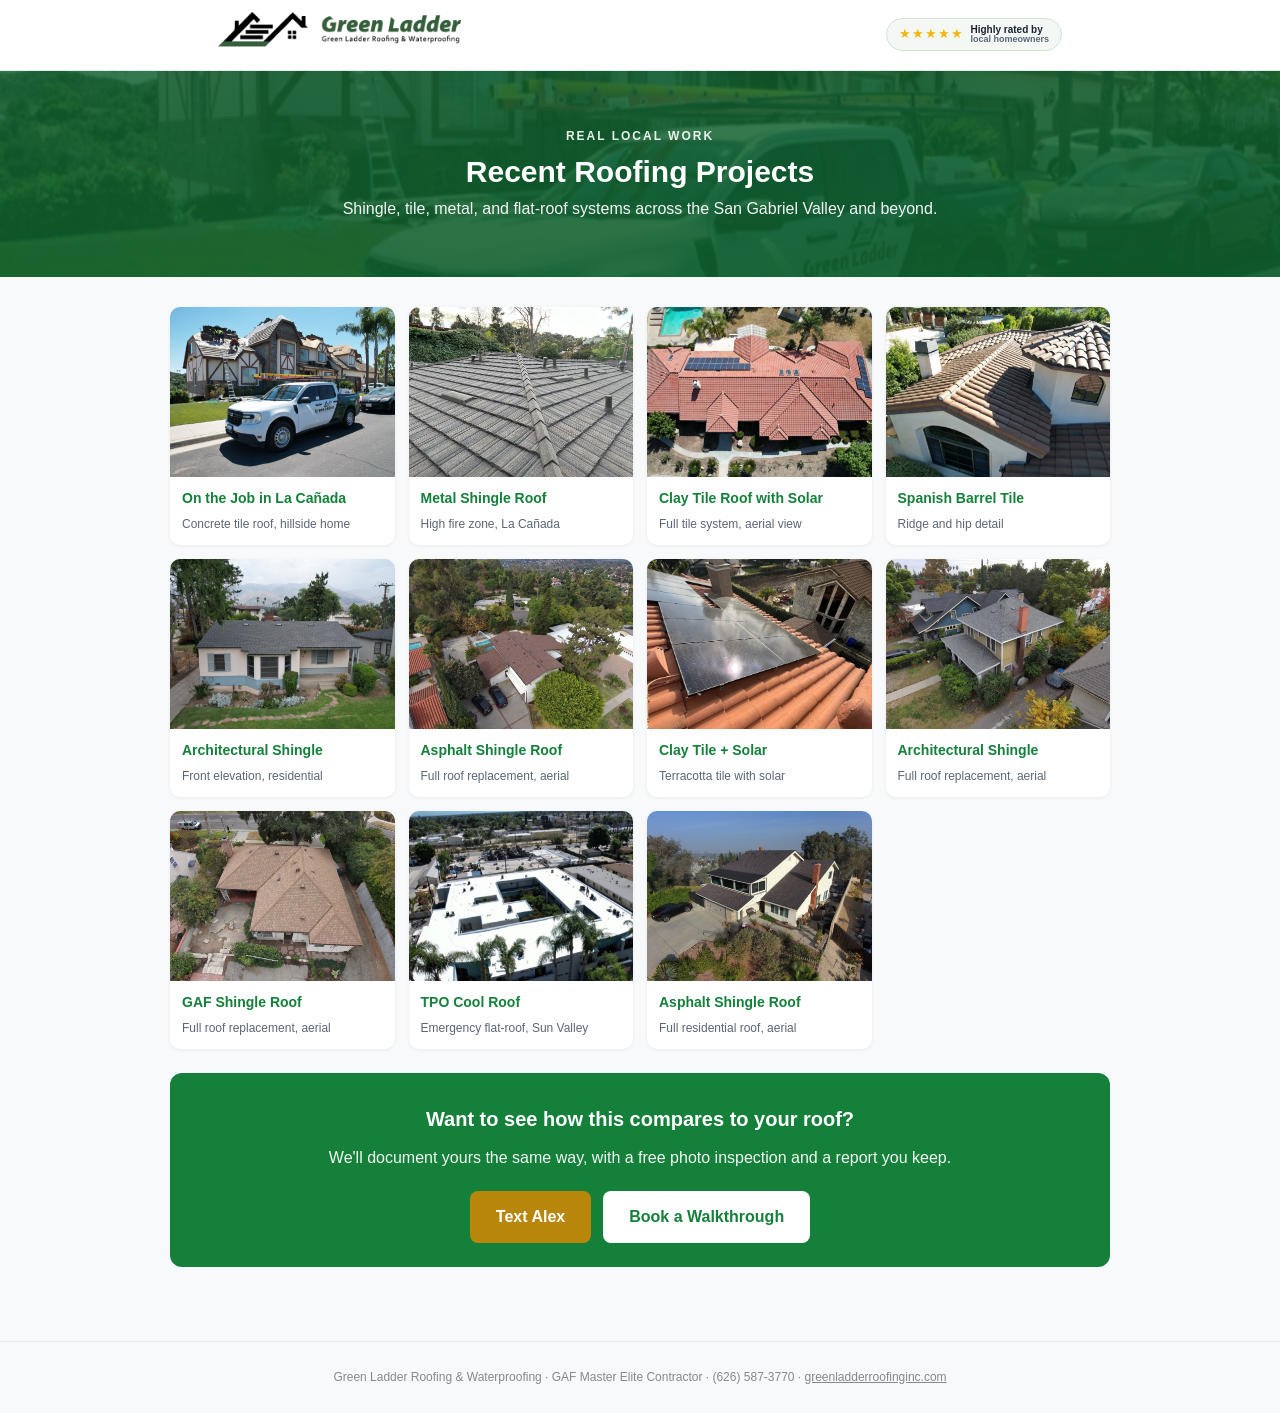
<file: pages/gallery.html>
<!DOCTYPE html><html lang="en"><head><meta charset="UTF-8"><meta name="viewport" content="width=device-width,initial-scale=1">
<title>Recent Projects | Green Ladder Roofing</title><link rel="stylesheet" href="../assets/style.css"></head><body>
<div class="nav"><div class="nav-in">
<a href="../index.html"><img src="../assets/img/logo.png" alt="Green Ladder Roofing"></a>
<div class="nav-badge"><span class="s">&#9733;&#9733;&#9733;&#9733;&#9733;</span><span class="t">Highly rated by<span>local homeowners</span></span></div>
</div></div>
<div class="hero photo" style="background-image:url(../assets/img/gallery/p04.jpg)">
<div class="kicker">Real Local Work</div><h1>Recent Roofing Projects</h1>
<p>Shingle, tile, metal, and flat-roof systems across the San Gabriel Valley and beyond.</p></div>
<div class="wrap">
<div class="gallery-grid"><figure><img src="../assets/img/gallery/p04.jpg" alt="On the Job in La Ca&ntilde;ada" loading="lazy" decoding="async"><figcaption><b>On the Job in La Ca&ntilde;ada</b><span>Concrete tile roof, hillside home</span></figcaption></figure><figure><img src="../assets/img/gallery/p12.jpg" alt="Metal Shingle Roof" loading="lazy" decoding="async"><figcaption><b>Metal Shingle Roof</b><span>High fire zone, La Ca&ntilde;ada</span></figcaption></figure><figure><img src="../assets/img/gallery/p07.jpg" alt="Clay Tile Roof with Solar" loading="lazy" decoding="async"><figcaption><b>Clay Tile Roof with Solar</b><span>Full tile system, aerial view</span></figcaption></figure><figure><img src="../assets/img/gallery/p05.jpg" alt="Spanish Barrel Tile" loading="lazy" decoding="async"><figcaption><b>Spanish Barrel Tile</b><span>Ridge and hip detail</span></figcaption></figure><figure><img src="../assets/img/gallery/p02.jpg" alt="Architectural Shingle" loading="lazy" decoding="async"><figcaption><b>Architectural Shingle</b><span>Front elevation, residential</span></figcaption></figure><figure><img src="../assets/img/gallery/p08.jpg" alt="Asphalt Shingle Roof" loading="lazy" decoding="async"><figcaption><b>Asphalt Shingle Roof</b><span>Full roof replacement, aerial</span></figcaption></figure><figure><img src="../assets/img/gallery/p13.jpg" alt="Clay Tile + Solar" loading="lazy" decoding="async"><figcaption><b>Clay Tile + Solar</b><span>Terracotta tile with solar</span></figcaption></figure><figure><img src="../assets/img/gallery/p10.jpg" alt="Architectural Shingle" loading="lazy" decoding="async"><figcaption><b>Architectural Shingle</b><span>Full roof replacement, aerial</span></figcaption></figure><figure><img src="../assets/img/gallery/p09.jpg" alt="GAF Shingle Roof" loading="lazy" decoding="async"><figcaption><b>GAF Shingle Roof</b><span>Full roof replacement, aerial</span></figcaption></figure><figure><img src="../assets/img/gallery/p06.jpg" alt="TPO Cool Roof" loading="lazy" decoding="async"><figcaption><b>TPO Cool Roof</b><span>Emergency flat-roof, Sun Valley</span></figcaption></figure><figure><img src="../assets/img/gallery/p11.jpg" alt="Asphalt Shingle Roof" loading="lazy" decoding="async"><figcaption><b>Asphalt Shingle Roof</b><span>Full residential roof, aerial</span></figcaption></figure></div>
<div class="cta"><h2>Want to see how this compares to your roof?</h2>
<p>We'll document yours the same way, with a free photo inspection and a report you keep.</p>
<div class="btn-row"><a class="btn solid" href="sms:+16265873770">Text Alex</a><a class="btn" href="book.html">Book a Walkthrough</a></div></div>
</div><div class="foot">Green Ladder Roofing &amp; Waterproofing &middot; GAF Master Elite Contractor &middot; (626) 587-3770 &middot; <a href="https://greenladderroofinginc.com">greenladderroofinginc.com</a></div></body></html>
</file>
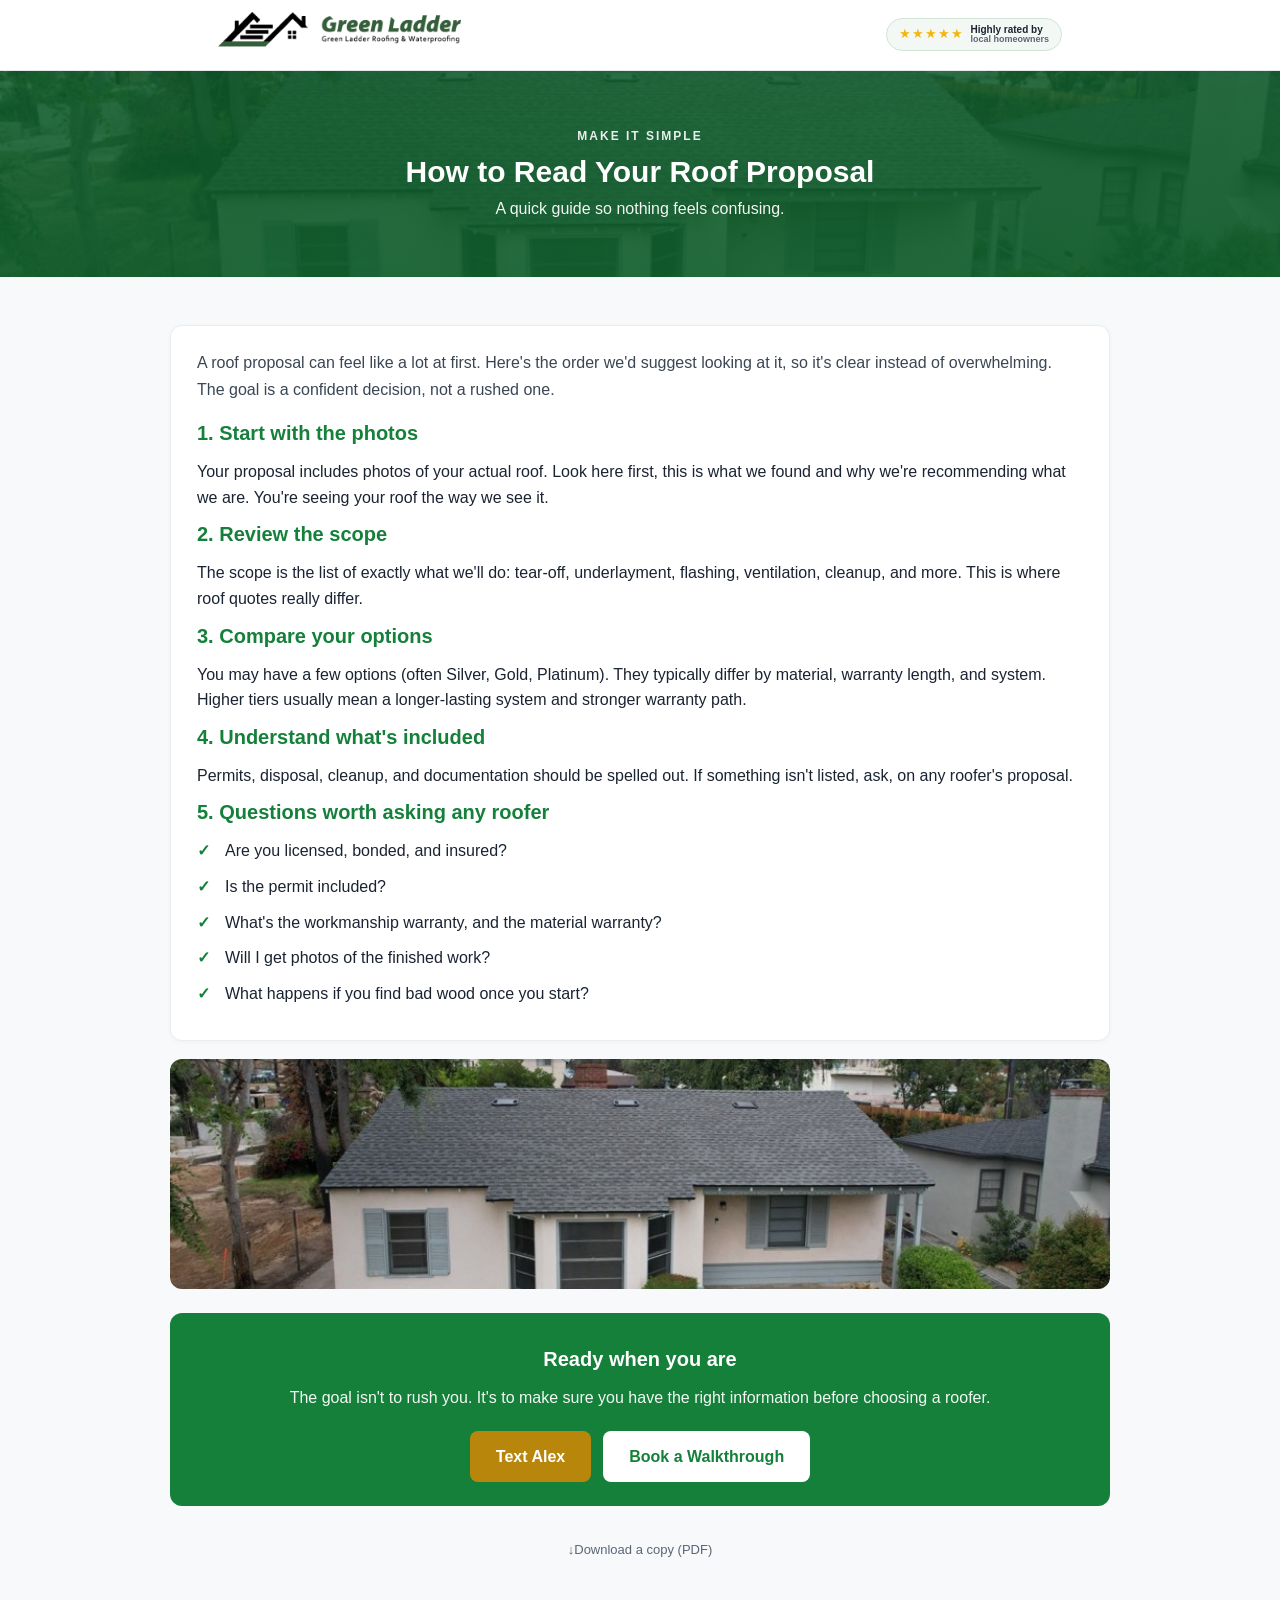
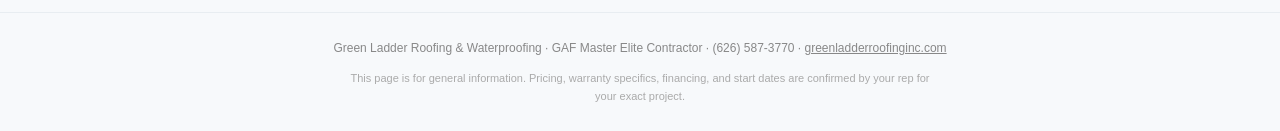
<file: pages/how-to-read-proposal.html>
<!DOCTYPE html><html lang="en"><head><meta charset="UTF-8">
<meta name="viewport" content="width=device-width,initial-scale=1">
<title>How to Read Your Roof Proposal | Green Ladder Roofing</title>
<link rel="stylesheet" href="../assets/style.css"></head><body>
<div class="nav"><div class="nav-in">
<a href="../index.html"><img src="../assets/img/logo.png" alt="Green Ladder Roofing"></a>
<div class="nav-badge"><span class="s">&#9733;&#9733;&#9733;&#9733;&#9733;</span><span class="t">Highly rated by<span>local homeowners</span></span></div>
</div></div>
<div class="hero photo" style="background-image:url(../assets/img/front.jpg)">
<div class="kicker">Make It Simple</div>
<h1>How to Read Your Roof Proposal</h1>
<p>A quick guide so nothing feels confusing.</p>
</div>
<div class="wrap">
<div class="card"><div class="intro">A roof proposal can feel like a lot at first. Here's the order we'd suggest looking at it, so it's clear instead of overwhelming. The goal is a confident decision, not a rushed one.</div>
<h2>1. Start with the photos</h2>
<p>Your proposal includes photos of your actual roof. Look here first, this is what we found and why we're recommending what we are. You're seeing your roof the way we see it.</p>
<h2>2. Review the scope</h2>
<p>The scope is the list of exactly what we'll do: tear-off, underlayment, flashing, ventilation, cleanup, and more. This is where roof quotes really differ.</p>
<h2>3. Compare your options</h2>
<p>You may have a few options (often Silver, Gold, Platinum). They typically differ by material, warranty length, and system. Higher tiers usually mean a longer-lasting system and stronger warranty path.</p>
<h2>4. Understand what's included</h2>
<p>Permits, disposal, cleanup, and documentation should be spelled out. If something isn't listed, ask, on any roofer's proposal.</p>
<h2>5. Questions worth asking any roofer</h2>
<ul class="q">
<li>Are you licensed, bonded, and insured?</li>
<li>Is the permit included?</li>
<li>What's the workmanship warranty, and the material warranty?</li>
<li>Will I get photos of the finished work?</li>
<li>What happens if you find bad wood once you start?</li>
</ul></div>
<img class="photo-strip" src="../assets/img/front.jpg" alt="Green Ladder roofing project" loading="lazy" decoding="async">
<div class="cta"><h2>Ready when you are</h2>
<p>The goal isn't to rush you. It's to make sure you have the right information before choosing a roofer.</p>
<div class="btn-row"><a class="btn solid" href="sms:+16265873770">Text Alex</a><a class="btn" href="../pages/book.html">Book a Walkthrough</a></div></div>
<div style="text-align:center"><a class="dl" href="../pdf/GLR-how-to-read-proposal.pdf" download>Download a copy (PDF)</a></div>
</div>
<div class="foot">
Green Ladder Roofing &amp; Waterproofing &middot; GAF Master Elite Contractor &middot; (626) 587-3770 &middot; <a href="https://greenladderroofinginc.com">greenladderroofinginc.com</a>
<div class="disclaim">This page is for general information. Pricing, warranty specifics, financing, and start dates are confirmed by your rep for your exact project.</div>
</div>
</body></html>
</file>
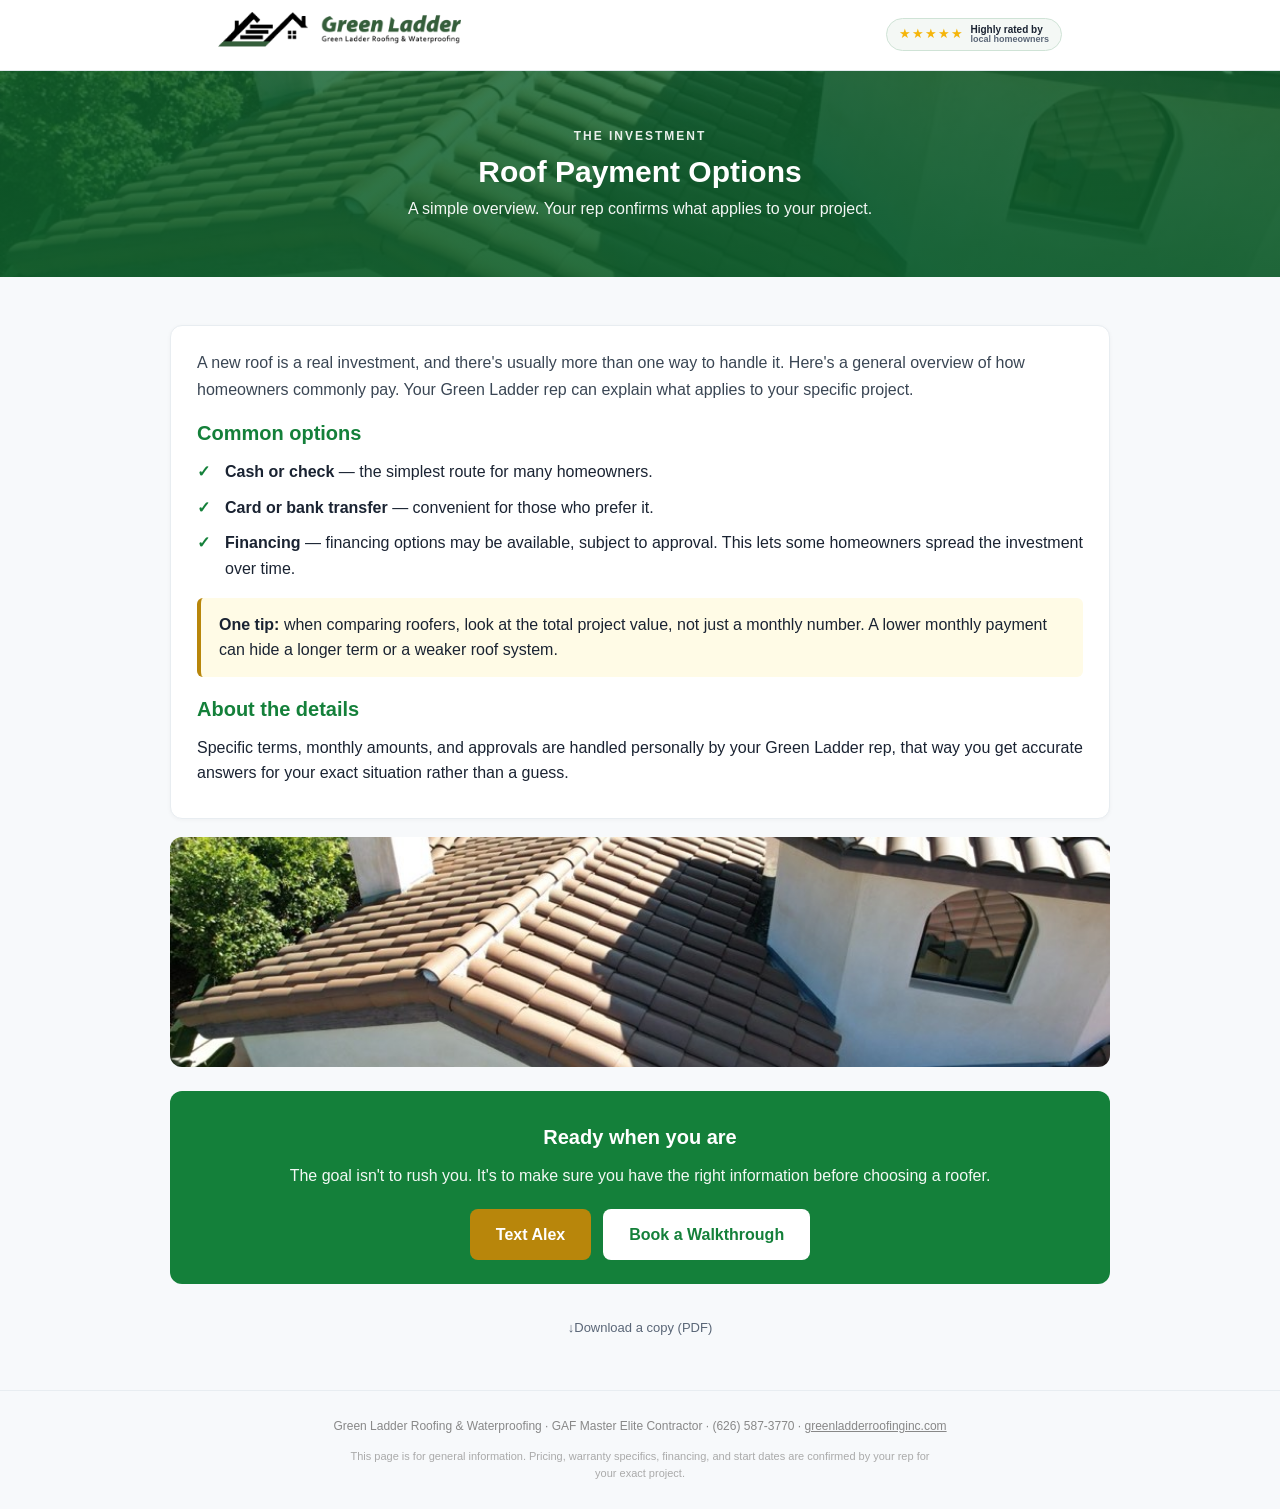
<file: pages/payment.html>
<!DOCTYPE html><html lang="en"><head><meta charset="UTF-8">
<meta name="viewport" content="width=device-width,initial-scale=1">
<title>Roof Payment Options | Green Ladder Roofing</title>
<link rel="stylesheet" href="../assets/style.css"></head><body>
<div class="nav"><div class="nav-in">
<a href="../index.html"><img src="../assets/img/logo.png" alt="Green Ladder Roofing"></a>
<div class="nav-badge"><span class="s">&#9733;&#9733;&#9733;&#9733;&#9733;</span><span class="t">Highly rated by<span>local homeowners</span></span></div>
</div></div>
<div class="hero photo" style="background-image:url(../assets/img/spanish.jpg)">
<div class="kicker">The Investment</div>
<h1>Roof Payment Options</h1>
<p>A simple overview. Your rep confirms what applies to your project.</p>
</div>
<div class="wrap">
<div class="card"><div class="intro">A new roof is a real investment, and there's usually more than one way to handle it. Here's a general overview of how homeowners commonly pay. Your Green Ladder rep can explain what applies to your specific project.</div>
<h2>Common options</h2>
<ul>
<li><b>Cash or check</b> &mdash; the simplest route for many homeowners.</li>
<li><b>Card or bank transfer</b> &mdash; convenient for those who prefer it.</li>
<li><b>Financing</b> &mdash; financing options may be available, subject to approval. This lets some homeowners spread the investment over time.</li>
</ul>
<div class="box"><b>One tip:</b> when comparing roofers, look at the total project value, not just a monthly number. A lower monthly payment can hide a longer term or a weaker roof system.</div>
<h2>About the details</h2>
<p>Specific terms, monthly amounts, and approvals are handled personally by your Green Ladder rep, that way you get accurate answers for your exact situation rather than a guess.</p></div>
<img class="photo-strip" src="../assets/img/spanish.jpg" alt="Green Ladder roofing project" loading="lazy" decoding="async">
<div class="cta"><h2>Ready when you are</h2>
<p>The goal isn't to rush you. It's to make sure you have the right information before choosing a roofer.</p>
<div class="btn-row"><a class="btn solid" href="sms:+16265873770">Text Alex</a><a class="btn" href="../pages/book.html">Book a Walkthrough</a></div></div>
<div style="text-align:center"><a class="dl" href="../pdf/GLR-payment-options.pdf" download>Download a copy (PDF)</a></div>
</div>
<div class="foot">
Green Ladder Roofing &amp; Waterproofing &middot; GAF Master Elite Contractor &middot; (626) 587-3770 &middot; <a href="https://greenladderroofinginc.com">greenladderroofinginc.com</a>
<div class="disclaim">This page is for general information. Pricing, warranty specifics, financing, and start dates are confirmed by your rep for your exact project.</div>
</div>
</body></html>
</file>
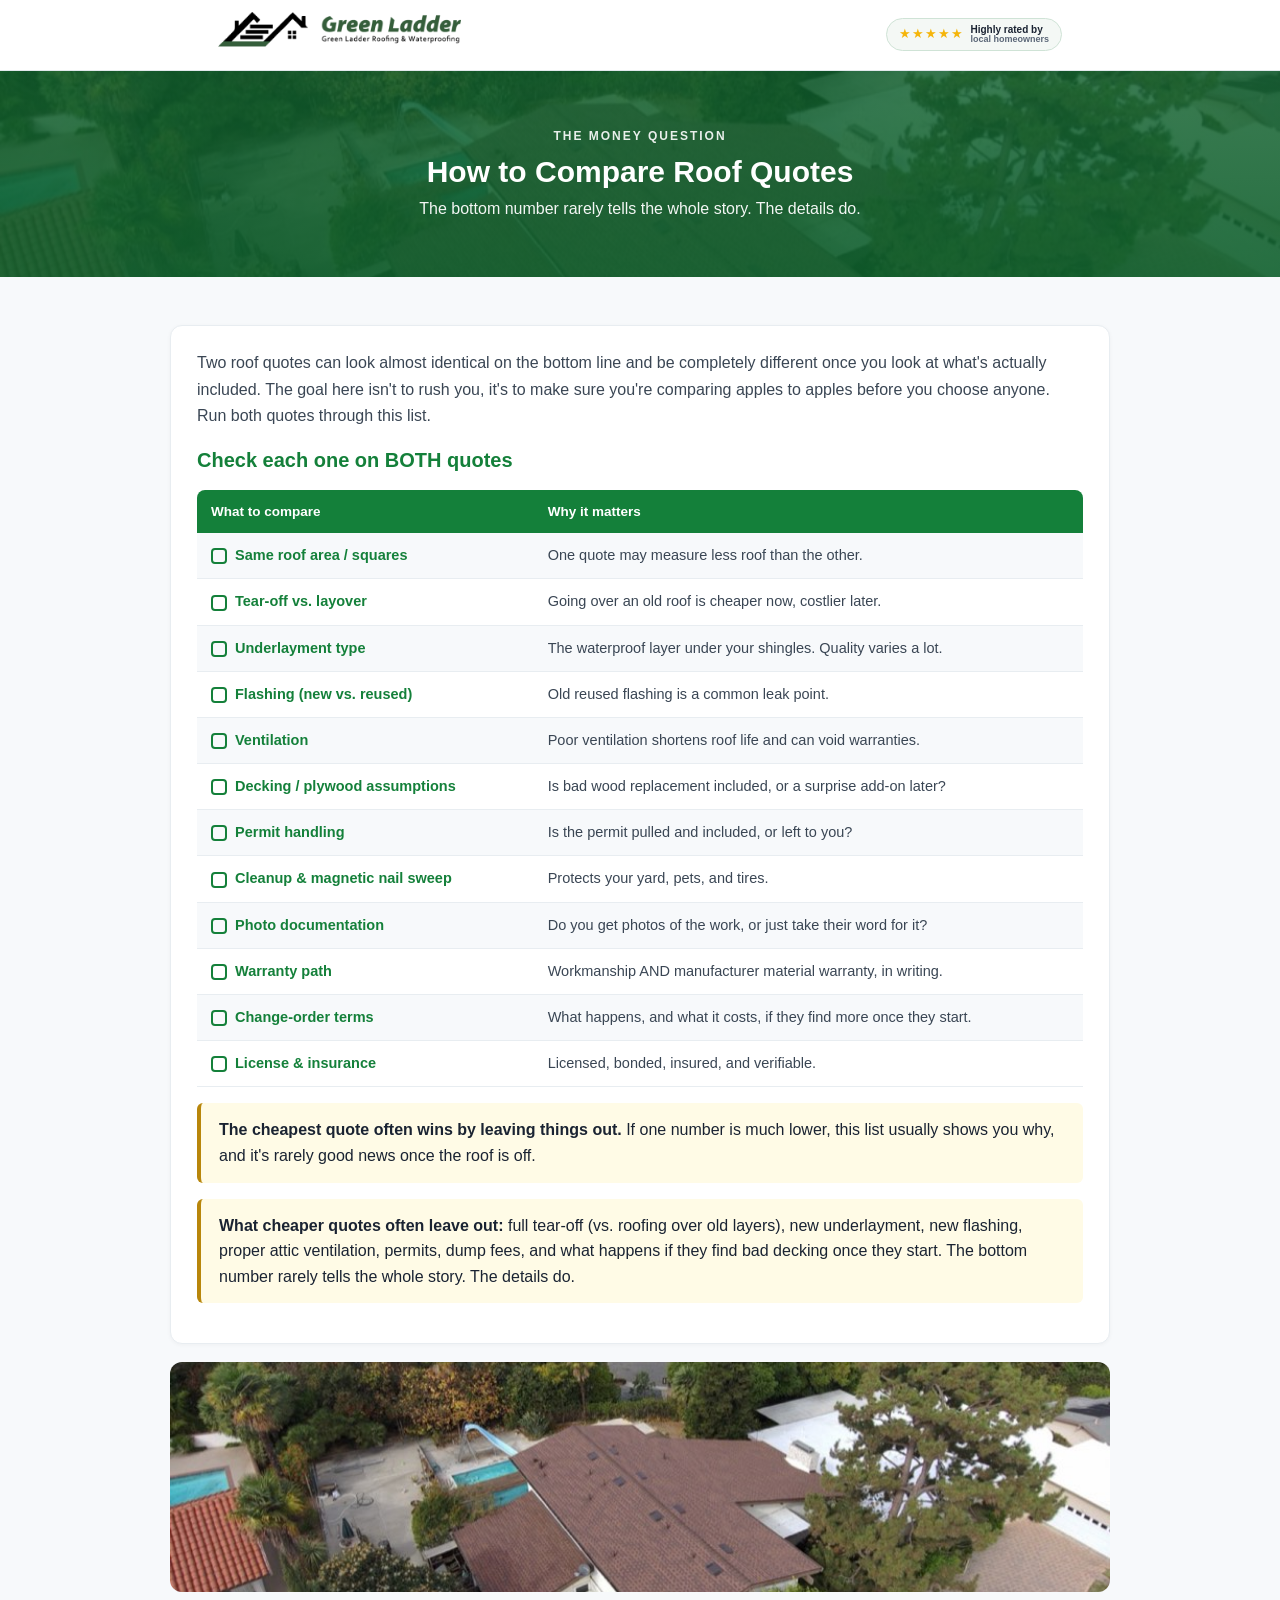
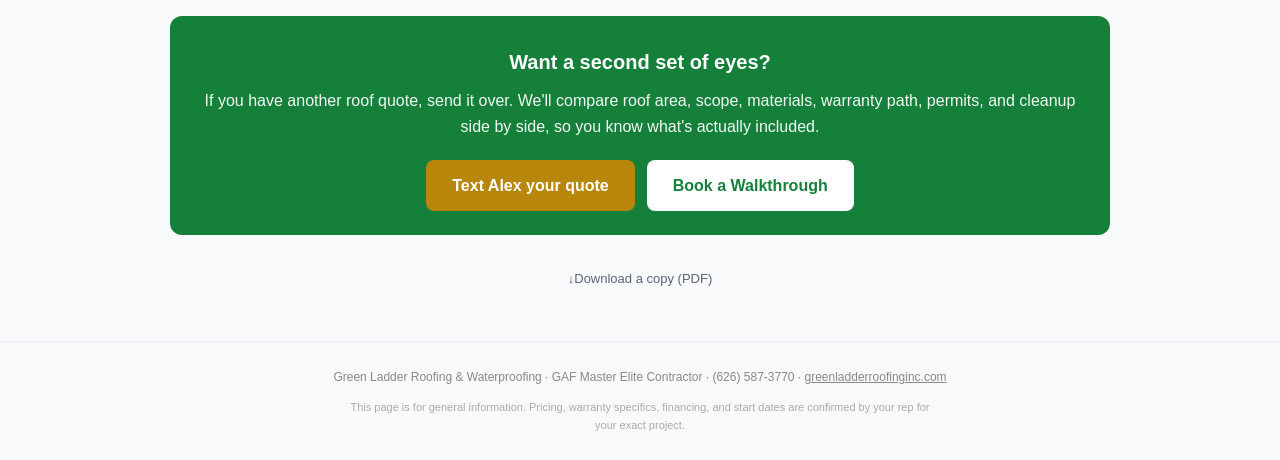
<file: pages/quote-comparison.html>
<!DOCTYPE html><html lang="en"><head><meta charset="UTF-8">
<meta name="viewport" content="width=device-width,initial-scale=1">
<title>How to Compare Roof Quotes | Green Ladder Roofing</title>
<link rel="stylesheet" href="../assets/style.css"></head><body>
<div class="nav"><div class="nav-in">
<a href="../index.html"><img src="../assets/img/logo.png" alt="Green Ladder Roofing"></a>
<div class="nav-badge"><span class="s">&#9733;&#9733;&#9733;&#9733;&#9733;</span><span class="t">Highly rated by<span>local homeowners</span></span></div>
</div></div>
<div class="hero photo" style="background-image:url(../assets/img/shingle.jpg)">
<div class="kicker">The Money Question</div>
<h1>How to Compare Roof Quotes</h1>
<p>The bottom number rarely tells the whole story. The details do.</p>
</div>
<div class="wrap">
<div class="card"><div class="intro">Two roof quotes can look almost identical on the bottom line and be completely different once you look at what's actually included. The goal here isn't to rush you, it's to make sure you're comparing apples to apples before you choose anyone. Run both quotes through this list.</div>
<h2>Check each one on BOTH quotes</h2>
<table class="tbl">
<tr><th>What to compare</th><th>Why it matters</th></tr>
<tr><td><span class="chk"></span><b>Same roof area / squares</b></td><td>One quote may measure less roof than the other.</td></tr>
<tr><td><span class="chk"></span><b>Tear-off vs. layover</b></td><td>Going over an old roof is cheaper now, costlier later.</td></tr>
<tr><td><span class="chk"></span><b>Underlayment type</b></td><td>The waterproof layer under your shingles. Quality varies a lot.</td></tr>
<tr><td><span class="chk"></span><b>Flashing (new vs. reused)</b></td><td>Old reused flashing is a common leak point.</td></tr>
<tr><td><span class="chk"></span><b>Ventilation</b></td><td>Poor ventilation shortens roof life and can void warranties.</td></tr>
<tr><td><span class="chk"></span><b>Decking / plywood assumptions</b></td><td>Is bad wood replacement included, or a surprise add-on later?</td></tr>
<tr><td><span class="chk"></span><b>Permit handling</b></td><td>Is the permit pulled and included, or left to you?</td></tr>
<tr><td><span class="chk"></span><b>Cleanup &amp; magnetic nail sweep</b></td><td>Protects your yard, pets, and tires.</td></tr>
<tr><td><span class="chk"></span><b>Photo documentation</b></td><td>Do you get photos of the work, or just take their word for it?</td></tr>
<tr><td><span class="chk"></span><b>Warranty path</b></td><td>Workmanship AND manufacturer material warranty, in writing.</td></tr>
<tr><td><span class="chk"></span><b>Change-order terms</b></td><td>What happens, and what it costs, if they find more once they start.</td></tr>
<tr><td><span class="chk"></span><b>License &amp; insurance</b></td><td>Licensed, bonded, insured, and verifiable.</td></tr>
</table>
<div class="box"><b>The cheapest quote often wins by leaving things out.</b> If one number is much lower, this list usually shows you why, and it's rarely good news once the roof is off.</div>
<div class="box"><b>What cheaper quotes often leave out:</b> full tear-off (vs. roofing over old layers), new underlayment, new flashing, proper attic ventilation, permits, dump fees, and what happens if they find bad decking once they start. The bottom number rarely tells the whole story. The details do.</div></div>
<img class="photo-strip" src="../assets/img/shingle.jpg" alt="Green Ladder roofing project" loading="lazy" decoding="async">
<div class="cta"><h2>Want a second set of eyes?</h2>
<p>If you have another roof quote, send it over. We'll compare roof area, scope, materials, warranty path, permits, and cleanup side by side, so you know what's actually included.</p>
<div class="btn-row"><a class="btn solid" href="sms:+16265873770">Text Alex your quote</a><a class="btn" href="../pages/book.html">Book a Walkthrough</a></div></div>
<div style="text-align:center"><a class="dl" href="../pdf/GLR-quote-comparison.pdf" download>Download a copy (PDF)</a></div>
</div>
<div class="foot">
Green Ladder Roofing &amp; Waterproofing &middot; GAF Master Elite Contractor &middot; (626) 587-3770 &middot; <a href="https://greenladderroofinginc.com">greenladderroofinginc.com</a>
<div class="disclaim">This page is for general information. Pricing, warranty specifics, financing, and start dates are confirmed by your rep for your exact project.</div>
</div>
</body></html>
</file>
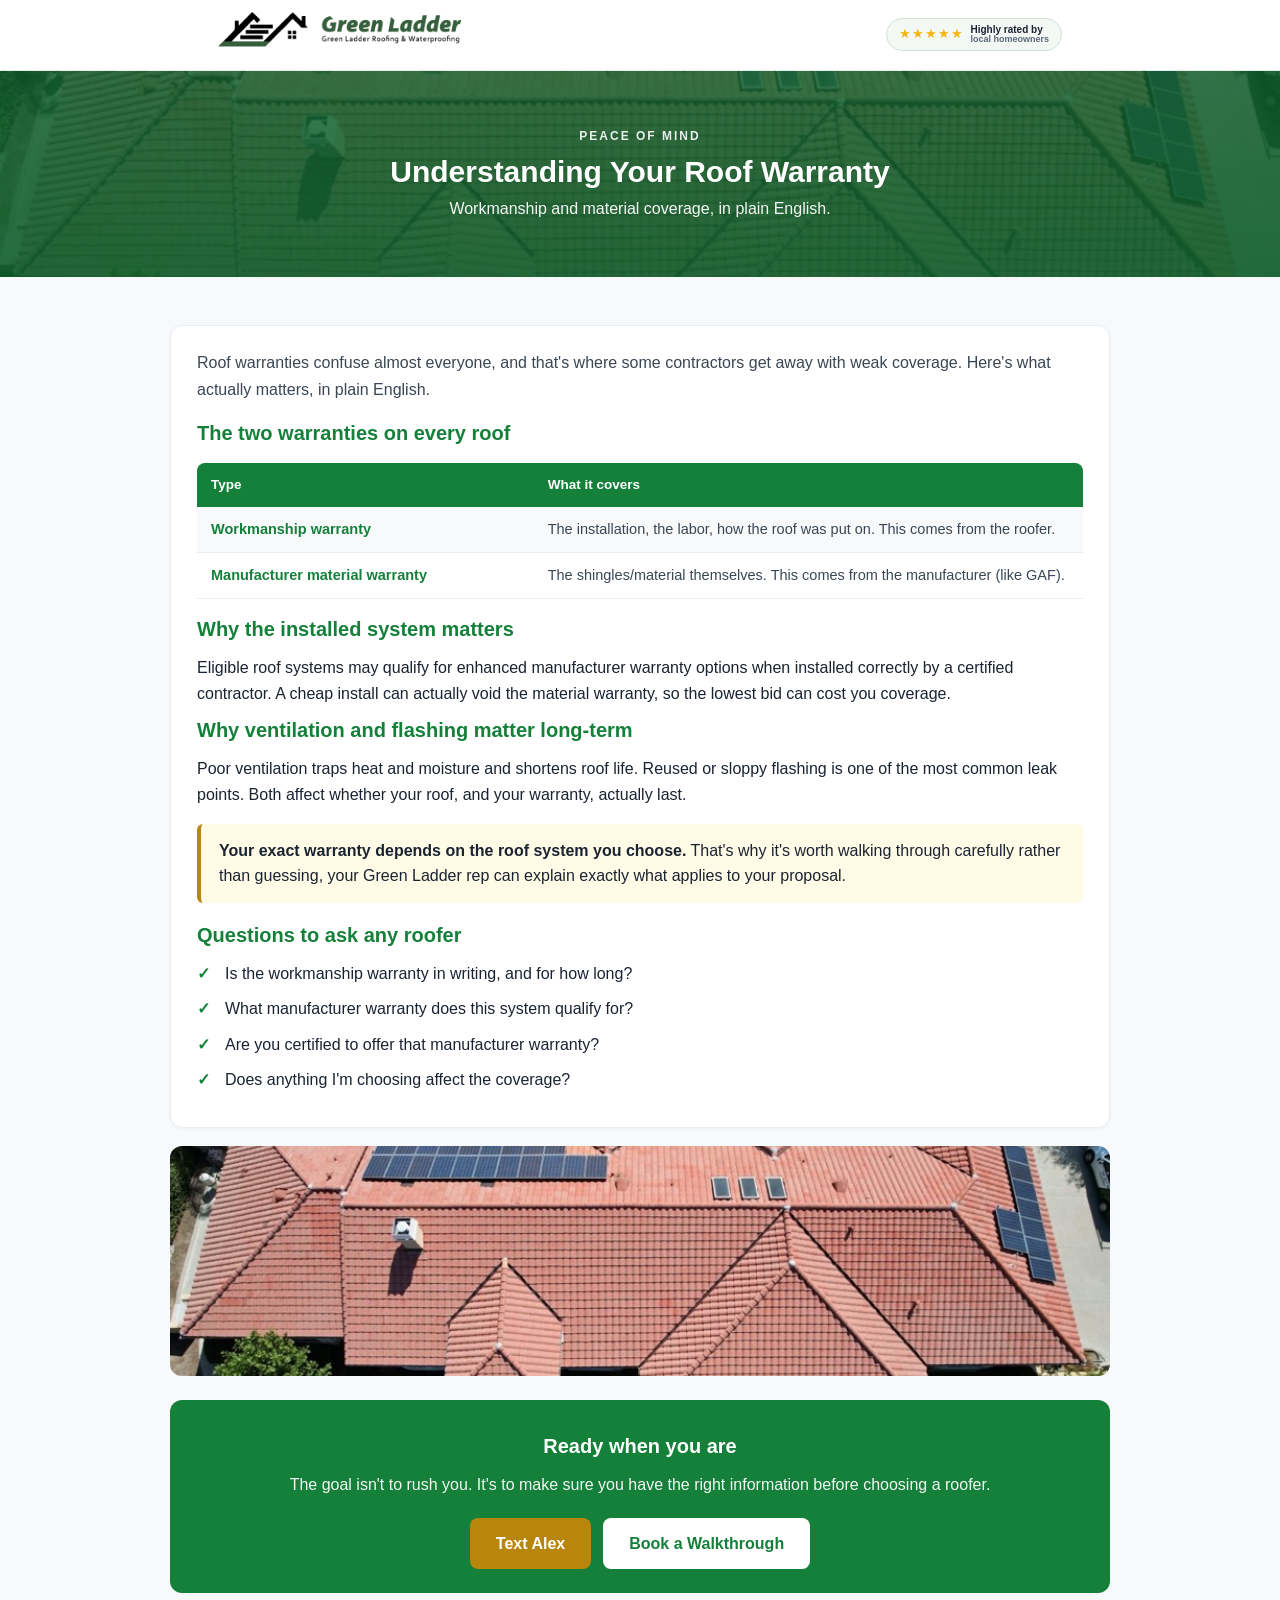
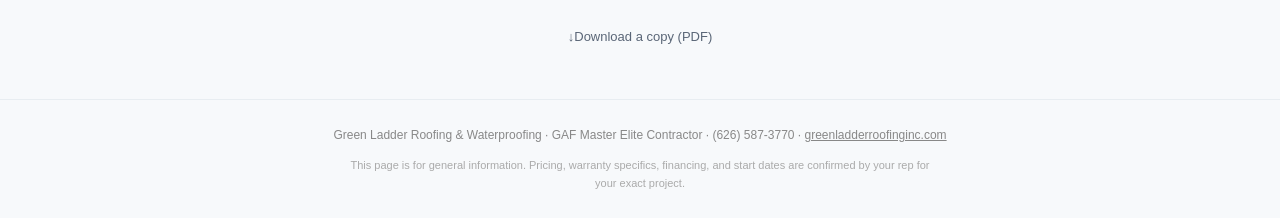
<file: pages/warranty.html>
<!DOCTYPE html><html lang="en"><head><meta charset="UTF-8">
<meta name="viewport" content="width=device-width,initial-scale=1">
<title>Understanding Your Roof Warranty | Green Ladder Roofing</title>
<link rel="stylesheet" href="../assets/style.css"></head><body>
<div class="nav"><div class="nav-in">
<a href="../index.html"><img src="../assets/img/logo.png" alt="Green Ladder Roofing"></a>
<div class="nav-badge"><span class="s">&#9733;&#9733;&#9733;&#9733;&#9733;</span><span class="t">Highly rated by<span>local homeowners</span></span></div>
</div></div>
<div class="hero photo" style="background-image:url(../assets/img/tile-solar.jpg)">
<div class="kicker">Peace of Mind</div>
<h1>Understanding Your Roof Warranty</h1>
<p>Workmanship and material coverage, in plain English.</p>
</div>
<div class="wrap">
<div class="card"><div class="intro">Roof warranties confuse almost everyone, and that's where some contractors get away with weak coverage. Here's what actually matters, in plain English.</div>
<h2>The two warranties on every roof</h2>
<table class="tbl">
<tr><th>Type</th><th>What it covers</th></tr>
<tr><td><b>Workmanship warranty</b></td><td>The installation, the labor, how the roof was put on. This comes from the roofer.</td></tr>
<tr><td><b>Manufacturer material warranty</b></td><td>The shingles/material themselves. This comes from the manufacturer (like GAF).</td></tr>
</table>
<h2>Why the installed system matters</h2>
<p>Eligible roof systems may qualify for enhanced manufacturer warranty options when installed correctly by a certified contractor. A cheap install can actually void the material warranty, so the lowest bid can cost you coverage.</p>
<h2>Why ventilation and flashing matter long-term</h2>
<p>Poor ventilation traps heat and moisture and shortens roof life. Reused or sloppy flashing is one of the most common leak points. Both affect whether your roof, and your warranty, actually last.</p>
<div class="box"><b>Your exact warranty depends on the roof system you choose.</b> That's why it's worth walking through carefully rather than guessing, your Green Ladder rep can explain exactly what applies to your proposal.</div>
<h2>Questions to ask any roofer</h2>
<ul class="q">
<li>Is the workmanship warranty in writing, and for how long?</li>
<li>What manufacturer warranty does this system qualify for?</li>
<li>Are you certified to offer that manufacturer warranty?</li>
<li>Does anything I'm choosing affect the coverage?</li>
</ul></div>
<img class="photo-strip" src="../assets/img/tile-solar.jpg" alt="Green Ladder roofing project" loading="lazy" decoding="async">
<div class="cta"><h2>Ready when you are</h2>
<p>The goal isn't to rush you. It's to make sure you have the right information before choosing a roofer.</p>
<div class="btn-row"><a class="btn solid" href="sms:+16265873770">Text Alex</a><a class="btn" href="../pages/book.html">Book a Walkthrough</a></div></div>
<div style="text-align:center"><a class="dl" href="../pdf/GLR-warranty-basics.pdf" download>Download a copy (PDF)</a></div>
</div>
<div class="foot">
Green Ladder Roofing &amp; Waterproofing &middot; GAF Master Elite Contractor &middot; (626) 587-3770 &middot; <a href="https://greenladderroofinginc.com">greenladderroofinginc.com</a>
<div class="disclaim">This page is for general information. Pricing, warranty specifics, financing, and start dates are confirmed by your rep for your exact project.</div>
</div>
</body></html>
</file>
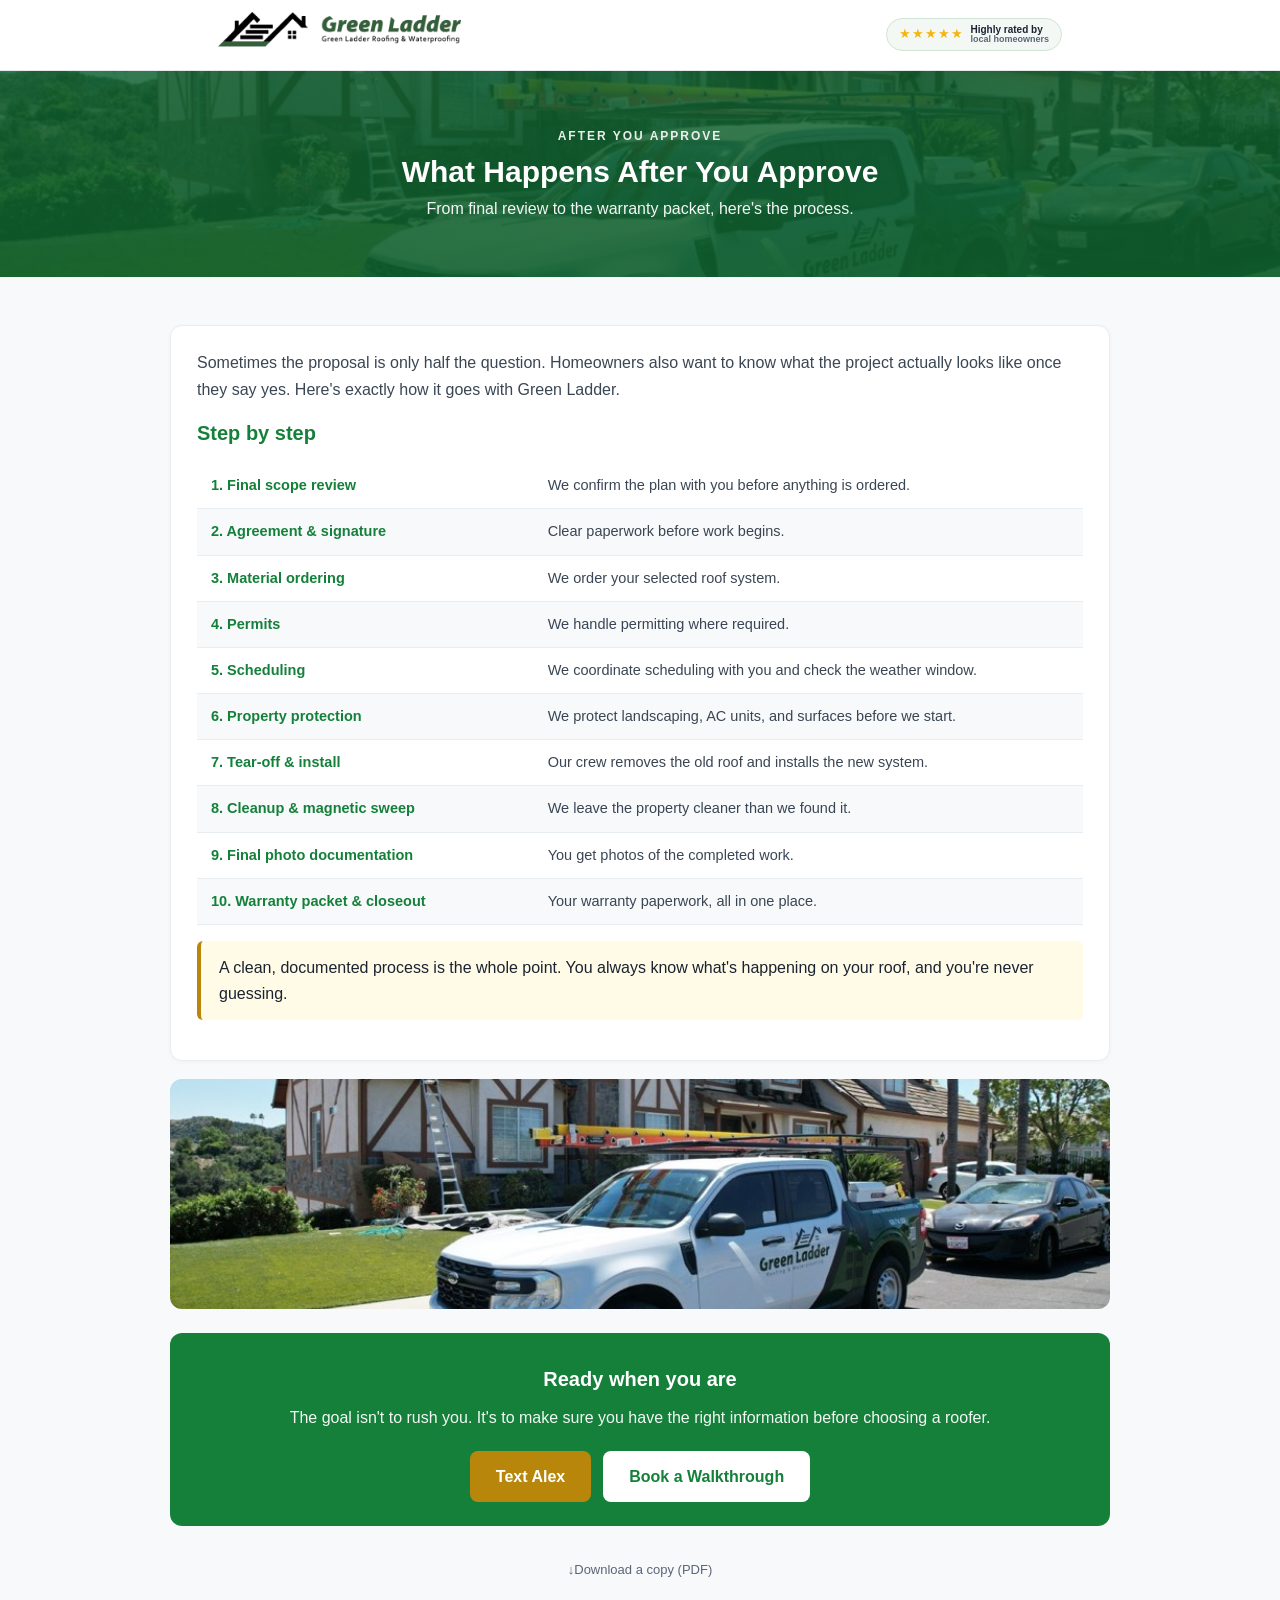
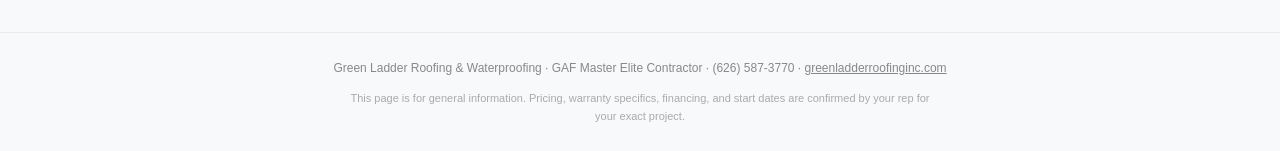
<file: pages/what-happens-next.html>
<!DOCTYPE html><html lang="en"><head><meta charset="UTF-8">
<meta name="viewport" content="width=device-width,initial-scale=1">
<title>What Happens After You Approve | Green Ladder Roofing</title>
<link rel="stylesheet" href="../assets/style.css"></head><body>
<div class="nav"><div class="nav-in">
<a href="../index.html"><img src="../assets/img/logo.png" alt="Green Ladder Roofing"></a>
<div class="nav-badge"><span class="s">&#9733;&#9733;&#9733;&#9733;&#9733;</span><span class="t">Highly rated by<span>local homeowners</span></span></div>
</div></div>
<div class="hero photo" style="background-image:url(../assets/img/truck.jpg)">
<div class="kicker">After You Approve</div>
<h1>What Happens After You Approve</h1>
<p>From final review to the warranty packet, here's the process.</p>
</div>
<div class="wrap">
<div class="card"><div class="intro">Sometimes the proposal is only half the question. Homeowners also want to know what the project actually looks like once they say yes. Here's exactly how it goes with Green Ladder.</div>
<h2>Step by step</h2>
<table class="tbl">
<tr><td><b>1. Final scope review</b></td><td>We confirm the plan with you before anything is ordered.</td></tr>
<tr><td><b>2. Agreement &amp; signature</b></td><td>Clear paperwork before work begins.</td></tr>
<tr><td><b>3. Material ordering</b></td><td>We order your selected roof system.</td></tr>
<tr><td><b>4. Permits</b></td><td>We handle permitting where required.</td></tr>
<tr><td><b>5. Scheduling</b></td><td>We coordinate scheduling with you and check the weather window.</td></tr>
<tr><td><b>6. Property protection</b></td><td>We protect landscaping, AC units, and surfaces before we start.</td></tr>
<tr><td><b>7. Tear-off &amp; install</b></td><td>Our crew removes the old roof and installs the new system.</td></tr>
<tr><td><b>8. Cleanup &amp; magnetic sweep</b></td><td>We leave the property cleaner than we found it.</td></tr>
<tr><td><b>9. Final photo documentation</b></td><td>You get photos of the completed work.</td></tr>
<tr><td><b>10. Warranty packet &amp; closeout</b></td><td>Your warranty paperwork, all in one place.</td></tr>
</table>
<div class="box">A clean, documented process is the whole point. You always know what's happening on your roof, and you're never guessing.</div></div>
<img class="photo-strip" src="../assets/img/truck.jpg" alt="Green Ladder roofing project" loading="lazy" decoding="async">
<div class="cta"><h2>Ready when you are</h2>
<p>The goal isn't to rush you. It's to make sure you have the right information before choosing a roofer.</p>
<div class="btn-row"><a class="btn solid" href="sms:+16265873770">Text Alex</a><a class="btn" href="../pages/book.html">Book a Walkthrough</a></div></div>
<div style="text-align:center"><a class="dl" href="../pdf/GLR-what-happens-next.pdf" download>Download a copy (PDF)</a></div>
</div>
<div class="foot">
Green Ladder Roofing &amp; Waterproofing &middot; GAF Master Elite Contractor &middot; (626) 587-3770 &middot; <a href="https://greenladderroofinginc.com">greenladderroofinginc.com</a>
<div class="disclaim">This page is for general information. Pricing, warranty specifics, financing, and start dates are confirmed by your rep for your exact project.</div>
</div>
</body></html>
</file>
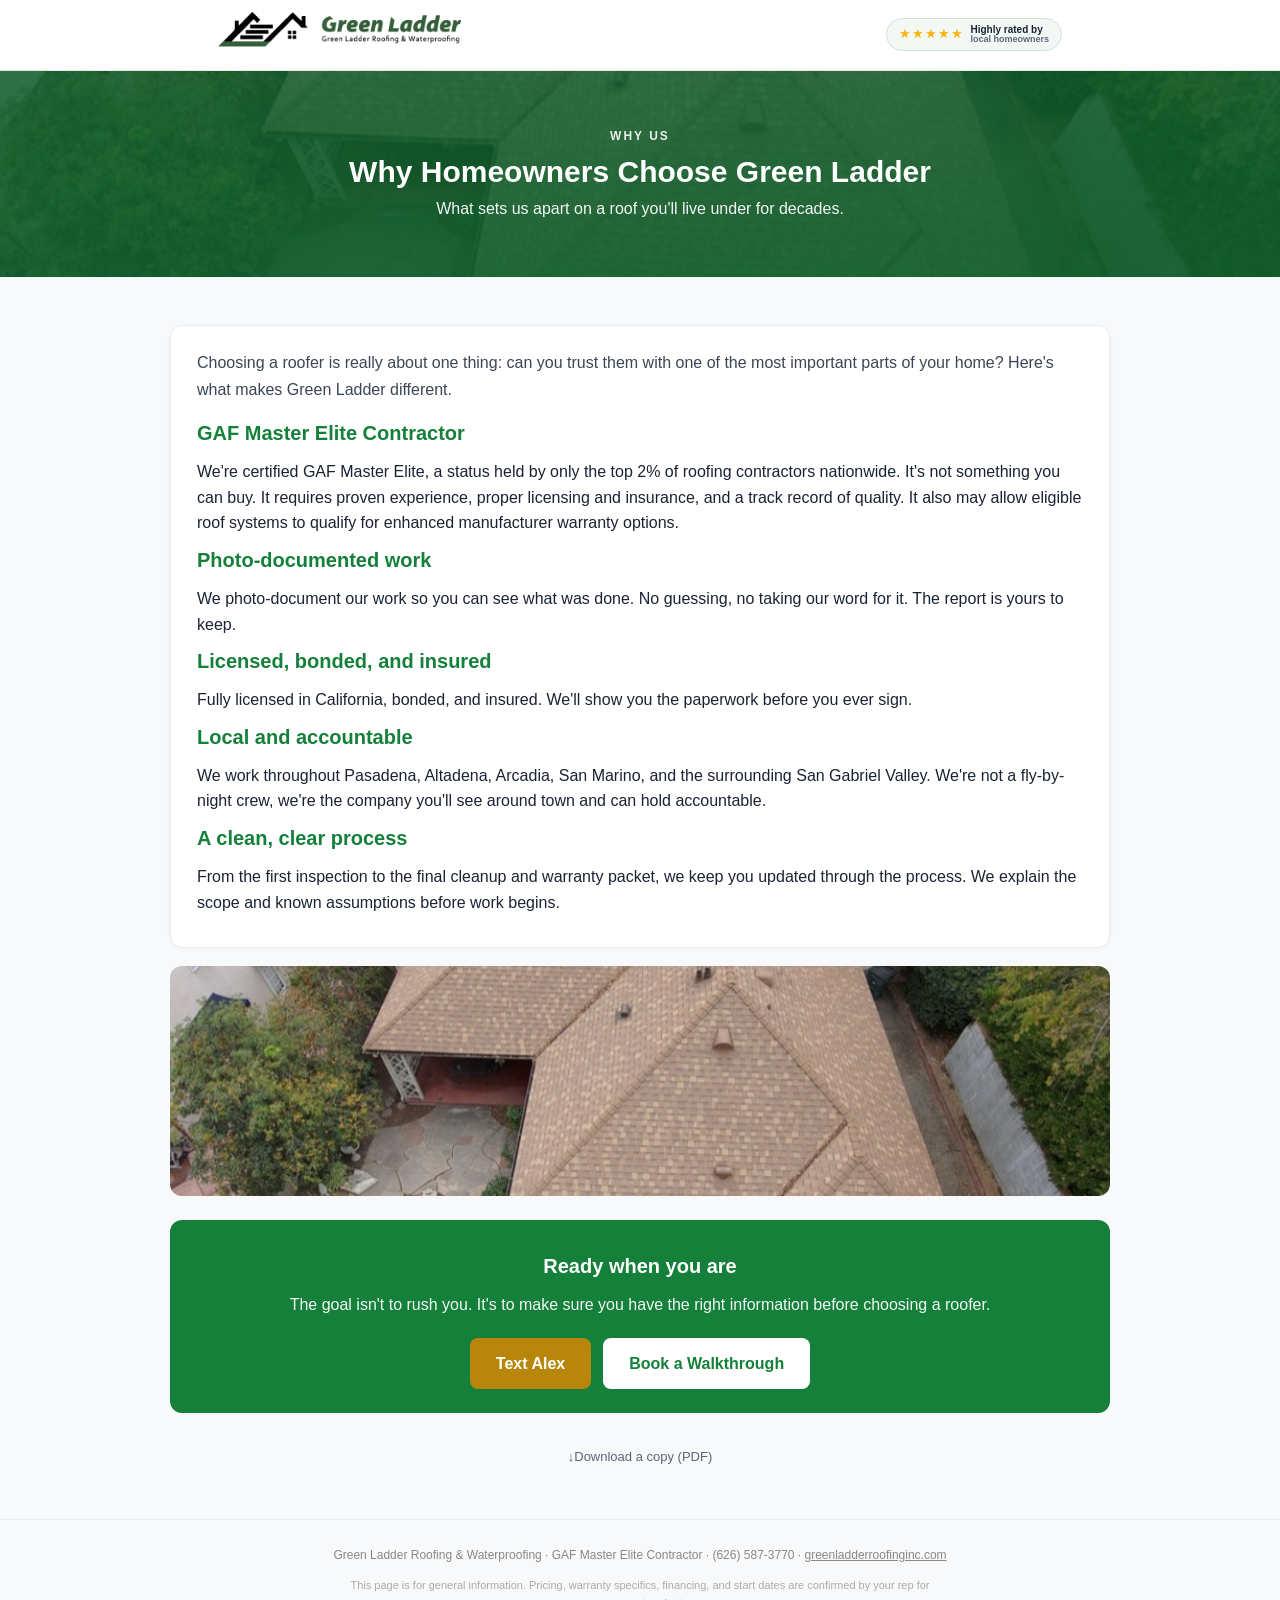
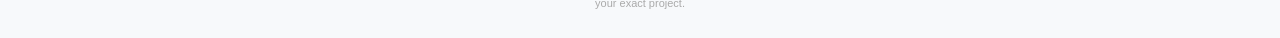
<file: pages/why-green-ladder.html>
<!DOCTYPE html><html lang="en"><head><meta charset="UTF-8">
<meta name="viewport" content="width=device-width,initial-scale=1">
<title>Why Homeowners Choose Green Ladder | Green Ladder Roofing</title>
<link rel="stylesheet" href="../assets/style.css"></head><body>
<div class="nav"><div class="nav-in">
<a href="../index.html"><img src="../assets/img/logo.png" alt="Green Ladder Roofing"></a>
<div class="nav-badge"><span class="s">&#9733;&#9733;&#9733;&#9733;&#9733;</span><span class="t">Highly rated by<span>local homeowners</span></span></div>
</div></div>
<div class="hero photo" style="background-image:url(../assets/img/gaf-shingle.jpg)">
<div class="kicker">Why Us</div>
<h1>Why Homeowners Choose Green Ladder</h1>
<p>What sets us apart on a roof you'll live under for decades.</p>
</div>
<div class="wrap">
<div class="card"><div class="intro">Choosing a roofer is really about one thing: can you trust them with one of the most important parts of your home? Here's what makes Green Ladder different.</div>
<h2>GAF Master Elite Contractor</h2>
<p>We're certified GAF Master Elite, a status held by only the top 2% of roofing contractors nationwide. It's not something you can buy. It requires proven experience, proper licensing and insurance, and a track record of quality. It also may allow eligible roof systems to qualify for enhanced manufacturer warranty options.</p>
<h2>Photo-documented work</h2>
<p>We photo-document our work so you can see what was done. No guessing, no taking our word for it. The report is yours to keep.</p>
<h2>Licensed, bonded, and insured</h2>
<p>Fully licensed in California, bonded, and insured. We'll show you the paperwork before you ever sign.</p>
<h2>Local and accountable</h2>
<p>We work throughout Pasadena, Altadena, Arcadia, San Marino, and the surrounding San Gabriel Valley. We're not a fly-by-night crew, we're the company you'll see around town and can hold accountable.</p>
<h2>A clean, clear process</h2>
<p>From the first inspection to the final cleanup and warranty packet, we keep you updated through the process. We explain the scope and known assumptions before work begins.</p></div>
<img class="photo-strip" src="../assets/img/gaf-shingle.jpg" alt="Green Ladder roofing project" loading="lazy" decoding="async">
<div class="cta"><h2>Ready when you are</h2>
<p>The goal isn't to rush you. It's to make sure you have the right information before choosing a roofer.</p>
<div class="btn-row"><a class="btn solid" href="sms:+16265873770">Text Alex</a><a class="btn" href="../pages/book.html">Book a Walkthrough</a></div></div>
<div style="text-align:center"><a class="dl" href="../pdf/GLR-why-green-ladder.pdf" download>Download a copy (PDF)</a></div>
</div>
<div class="foot">
Green Ladder Roofing &amp; Waterproofing &middot; GAF Master Elite Contractor &middot; (626) 587-3770 &middot; <a href="https://greenladderroofinginc.com">greenladderroofinginc.com</a>
<div class="disclaim">This page is for general information. Pricing, warranty specifics, financing, and start dates are confirmed by your rep for your exact project.</div>
</div>
</body></html>
</file>
<file: assets/style.css>
*{box-sizing:border-box;margin:0;padding:0}
:root{--g:#14803a;--gd:#0f5f2c;--ink:#1a2332;--sub:#5a6677;--bg:#f7f9fb;--gold:#b8860b}
body{font-family:-apple-system,'Segoe UI',Helvetica,Arial,sans-serif;color:var(--ink);background:var(--bg);line-height:1.6}
a{color:var(--g)}
.nav{background:#fff;border-bottom:1px solid #e2e8ec;position:sticky;top:0;z-index:10}
.nav-in{max-width:880px;margin:0 auto;padding:12px 18px;display:flex;align-items:center;justify-content:space-between}
.nav-in img{height:38px}
.nav-badge{display:flex;align-items:center;gap:6px;background:#f4f8f5;border:1px solid #cfe3d6;border-radius:30px;padding:5px 12px}
.nav-badge .s{color:#f5b50a;font-size:13px;letter-spacing:1px}
.nav-badge .t{font-size:10px;color:var(--ink);font-weight:700;line-height:1.1}
.nav-badge .t span{display:block;color:var(--sub);font-weight:600;font-size:9px}
.hero{position:relative;color:#fff;padding:56px 22px;text-align:center;background:var(--g)}
.hero.photo{background-size:cover;background-position:center}
.hero.photo:before{content:"";position:absolute;inset:0;background:linear-gradient(rgba(15,95,44,.82),rgba(15,95,44,.9))}
.hero>*{position:relative;z-index:1}
.hero .kicker{font-size:12px;letter-spacing:2px;text-transform:uppercase;opacity:.9;font-weight:700}
.hero h1{font-size:30px;margin:8px 0 6px;line-height:1.2}
.hero p{font-size:16px;opacity:.95;max-width:600px;margin:0 auto}
.wrap{max-width:760px;margin:0 auto;padding:30px 20px}
.card{background:#fff;border:1px solid #e8edf1;border-radius:12px;padding:24px 26px;margin:18px 0;box-shadow:0 1px 4px rgba(0,0,0,.04)}
h2{color:var(--g);font-size:20px;margin-bottom:10px;margin-top:6px}
h3{color:var(--g);font-size:16px;margin:16px 0 4px}
p{margin:8px 0}
ul{list-style:none;margin:10px 0}
li{margin:10px 0;padding-left:28px;position:relative}
li:before{content:"\2713";position:absolute;left:0;top:0;color:var(--g);font-weight:800}
.photo-strip{width:100%;height:230px;object-fit:cover;border-radius:12px;margin:16px 0;display:block}
.box{border-left:4px solid var(--gold);background:#fffbe6;padding:14px 18px;border-radius:6px;margin:16px 0}
.cta{background:var(--g);color:#fff;border-radius:12px;padding:24px;margin:24px 0;text-align:center}
.cta h2{color:#fff}
.cta p{opacity:.95}
.btn{display:inline-block;background:#fff;color:var(--g);font-weight:700;text-decoration:none;padding:13px 26px;border-radius:8px;margin:8px 6px 0}
.btn.solid{background:var(--gold);color:#fff}
.btn-row{margin-top:12px}
.dl{display:inline-block;font-size:13px;color:var(--sub);text-decoration:none;margin-top:10px}
.dl:before{content:"\2193 ";font-weight:700}
.foot{text-align:center;color:#888;font-size:12px;padding:26px 20px;border-top:1px solid #e8edf1;margin-top:20px}
.foot a{color:#888}
.disclaim{font-size:11px;color:#aaa;max-width:600px;margin:12px auto 0}
/* hub grid */
.grid{display:grid;grid-template-columns:repeat(auto-fill,minmax(230px,1fr));gap:16px;margin-top:8px}
.tile{background:#fff;border:1px solid #e8edf1;border-radius:12px;overflow:hidden;text-decoration:none;color:var(--ink);box-shadow:0 1px 4px rgba(0,0,0,.04);transition:transform .12s,box-shadow .12s}
.tile:hover{transform:translateY(-2px);box-shadow:0 6px 16px rgba(0,0,0,.1)}
.tile img{width:100%;height:130px;object-fit:cover;display:block}
.tile .body{padding:14px 16px}
.tile .body b{color:var(--g);font-size:15px;display:block}
.tile .body span{font-size:13px;color:var(--sub)}
.gallery-grid{display:grid;grid-template-columns:repeat(auto-fill,minmax(220px,1fr));gap:14px}
.gallery-grid figure{background:#fff;border-radius:10px;overflow:hidden;box-shadow:0 1px 4px rgba(0,0,0,.06)}
.gallery-grid img{width:100%;height:170px;object-fit:cover;display:block}
.gallery-grid figcaption{padding:10px 12px}
.gallery-grid b{color:var(--g);font-size:14px;display:block}
.gallery-grid span{font-size:12px;color:var(--sub)}
@media(max-width:600px){.hero h1{font-size:24px}.wrap{padding:20px 14px}.card{padding:18px 16px}}

/* === mobile: convert tables to stacked cards (no horizontal overflow) === */
@media(max-width:560px){
 .tbl,.tbl tbody,.tbl tr,.tbl td,.tbl th{display:block;width:100%}
 .tbl{border:none}
 .tbl thead,.tbl tr:first-child:has(th){display:none}
 .tbl tr{background:#fff !important;border:1px solid #e2e8ec;border-radius:10px;margin:10px 0;padding:12px 14px;box-shadow:0 1px 3px rgba(0,0,0,.04)}
 .tbl td{border:none !important;padding:3px 0 !important}
 .tbl td:first-child{font-size:15px;color:var(--g)}
 .tbl td:first-child b{color:var(--g)}
 .tbl td:last-child{color:#5a6677;font-size:14px}
 .chk{margin-bottom:4px}
 .tabbar-in{padding-bottom:0}
 .tabbtn{font-size:13px;padding:13px 13px}
 .hero{padding:40px 18px}
 .hero h1{font-size:23px}
 .gallery-grid{grid-template-columns:1fr 1fr}
}
/* hide the header row of tables that use first row as <th> */
@media(max-width:560px){
 .tbl tr:first-child th{display:none}
 .tbl tr:has(th){display:none}
}

/* word-wrap safety everywhere */
.tbl td,.card p,.card li,.cap,.tile .body{overflow-wrap:break-word;word-wrap:break-word}

/* === mobile overflow + responsive fixes (Harry audit 2026-06-01) === */
html,body{max-width:100%;overflow-x:hidden}
.card,.cta,.hero,.wrap,.tile,.gallery-grid,.topnav-in>*{min-width:0}
.topnav-in{min-width:0;gap:10px}
.topbadge{flex-shrink:1;min-width:0}
@media(max-width:560px){
 .topnav-in{padding:10px 12px}
 .topnav-in img{height:34px;max-width:62%}
 .topbadge .t span{display:none}
 .topbadge{padding:5px 10px}
 .tabbar{overflow-x:auto;max-width:100vw}
 .tabbar-in{width:max-content;max-width:none}
 .hero h1,.hero p,.card,.intro,.cta{max-width:100%;overflow-wrap:anywhere}
 .btn-row{display:flex;flex-direction:column;gap:10px}
 .btn{width:100%;margin:0;text-align:center}
 .grid{grid-template-columns:1fr}
}

/* === local social-proof widget === */
#gl-proof{position:fixed;left:18px;bottom:18px;z-index:50;display:flex;align-items:center;gap:12px;
 background:#fff;border:1px solid #e2e8ec;border-radius:12px;box-shadow:0 6px 24px rgba(0,0,0,.16);
 padding:10px 14px 10px 10px;max-width:330px;
 transform:translateY(140%);opacity:0;transition:transform .45s cubic-bezier(.2,.8,.2,1),opacity .45s;pointer-events:auto}
#gl-proof.show{transform:translateY(0);opacity:1}
.gl-proof-img{width:52px;height:52px;border-radius:9px;object-fit:cover;flex:none}
.gl-proof-body{min-width:0}
.gl-proof-t{font-size:13.5px;font-weight:700;color:#1a2332;line-height:1.25}
.gl-proof-meta{font-size:11.5px;color:#5a6677;margin-top:3px}
.gl-proof-city{color:#14803a;font-weight:700}
.gl-proof-x{position:absolute;top:5px;right:7px;background:none;border:none;font-size:16px;color:#bbb;cursor:pointer;line-height:1;padding:2px}
.gl-proof-x:hover{color:#777}
@media(max-width:560px){#gl-proof{left:10px;right:10px;bottom:10px;max-width:none}}

/* === base table + intro + checklist styling (were missing) === */
.intro{font-size:16px;color:#3a4654;margin-bottom:14px;line-height:1.65}
.tbl{width:100%;border-collapse:collapse;margin:14px 0;font-size:14.5px}
.tbl th{background:#14803a;color:#fff;text-align:left;padding:11px 14px;font-weight:700;font-size:13.5px}
.tbl th:first-child{border-top-left-radius:8px}
.tbl th:last-child{border-top-right-radius:8px}
.tbl td{padding:11px 14px;border-bottom:1px solid #e8edf1;vertical-align:top;color:#3a4654}
.tbl tr:nth-child(even) td{background:#f7f9fb}
.tbl td:first-child{font-weight:600;color:#1a2332;width:38%}
.tbl td b{color:#14803a}
.chk{display:inline-block;width:16px;height:16px;border:2px solid #14803a;border-radius:4px;margin-right:8px;vertical-align:middle;position:relative;flex:none}
ul.q li{padding-left:28px}
.gl-proof-trust{font-size:10.5px;color:#14803a;font-weight:600;margin-top:5px;border-top:1px solid #eef2f4;padding-top:5px}

/* === overflow hard-guard + sticky CTA (Harry P0 2026-06-01) === */
html,body{max-width:100%;overflow-x:hidden;margin:0}
*{box-sizing:border-box}
.topnav-in,.tabbar-in,.wrap{max-width:980px;width:100%;box-sizing:border-box}
img,iframe,video{max-width:100%}
.sticky-cta{position:fixed;left:0;right:0;bottom:0;z-index:60;display:none;gap:8px;padding:10px 12px;background:rgba(255,255,255,.97);border-top:1px solid #e2e8ec;box-shadow:0 -3px 14px rgba(0,0,0,.1)}
.sticky-cta a{flex:1;text-align:center;text-decoration:none;font-weight:700;font-size:14px;padding:13px 8px;border-radius:9px}
.sticky-cta .scall{background:var(--g);color:#fff}
.sticky-cta .stext{background:var(--gold);color:#fff}
.sticky-cta .ssec{background:#fff;color:var(--g);border:2px solid var(--g)}
@media(max-width:760px){.sticky-cta{display:flex} body{padding-bottom:72px}}
/* readiness routing buttons */
.routing{display:grid;grid-template-columns:1fr 1fr;gap:10px;margin:16px 0}
.routing a{text-decoration:none;background:#fff;border:1.5px solid #cfe3d6;border-radius:10px;padding:14px;text-align:center;font-weight:700;color:#14803a;font-size:14px}
.routing a:hover{background:#f4f8f5}
@media(max-width:560px){.routing{grid-template-columns:1fr}}

/* === TRUST STACK (2026-06-01) === */
.trustbar{background:#0f5f2c;color:#fff;font-size:13px;font-weight:600}
.trustbar-in{max-width:980px;margin:0 auto;padding:9px 14px;display:flex;flex-wrap:wrap;gap:8px 18px;align-items:center;justify-content:center;text-align:center}
.trustbar span{display:inline-flex;align-items:center;gap:5px;white-space:nowrap}
.trustbar .gold{color:#ffd54a}
.numbers{display:grid;grid-template-columns:repeat(4,1fr);gap:14px;margin:20px 0}
.numbers .n{background:#fff;border:1px solid #e8edf1;border-radius:12px;padding:18px 12px;text-align:center;box-shadow:0 1px 4px rgba(0,0,0,.05)}
.numbers .n b{display:block;font-size:26px;color:#14803a;font-weight:800;line-height:1}
.numbers .n span{font-size:12.5px;color:#5a6677;margin-top:6px;display:block}
.reviews-row{display:grid;grid-template-columns:repeat(3,1fr);gap:14px;margin:16px 0}
.rev{background:#fff;border:1px solid #e8edf1;border-radius:12px;padding:18px;box-shadow:0 1px 4px rgba(0,0,0,.05)}
.rev .stars{color:#f5b50a;font-size:15px;letter-spacing:1px}
.rev p{font-size:14px;color:#3a4654;margin:8px 0;line-height:1.5}
.rev .who{font-size:13px;color:#14803a;font-weight:700}
.gbadge{display:inline-flex;align-items:center;gap:8px;background:#fff;border:1px solid #e8edf1;border-radius:30px;padding:10px 18px;text-decoration:none;color:#1a2332;font-weight:700;box-shadow:0 1px 4px rgba(0,0,0,.06)}
.gbadge .g{color:#4285F4;font-weight:800}.gbadge .stars{color:#f5b50a;letter-spacing:1px}
.guarantee{background:#f4f8f5;border:1.5px solid #14803a;border-radius:12px;padding:20px 22px;margin:18px 0}
.guarantee h3{color:#14803a;margin:0 0 8px}
.guarantee ul{margin:0}
.fin{background:#fffbe6;border-left:4px solid #b8860b;border-radius:8px;padding:16px 20px;margin:18px 0}
.fin b{color:#b8860b}
@media(max-width:600px){.numbers{grid-template-columns:1fr 1fr}.reviews-row{grid-template-columns:1fr}.trustbar-in{font-size:12px;gap:6px 12px}}

/* === certification badge row + mascot (2026-06-01) === */
.badges{display:flex;flex-wrap:wrap;align-items:center;justify-content:center;gap:18px 26px;padding:22px 18px;background:#fff;border-radius:12px;border:1px solid #e8edf1;margin:18px 0;box-shadow:0 1px 4px rgba(0,0,0,.05)}
.badges img{height:60px;max-width:150px;width:auto;object-fit:contain;vertical-align:middle}
.badges .gr{height:50px}
.badges-label{width:100%;text-align:center;font-size:12px;letter-spacing:1px;text-transform:uppercase;color:#8a97a5;font-weight:700;margin-bottom:2px}
.hero-mascot{position:absolute;right:4%;bottom:0;height:88%;max-height:340px;z-index:2;pointer-events:none}
@media(max-width:760px){.badges{gap:16px}.badges img{height:56px}.badges .gr{height:46px}.hero-mascot{display:none}}

/* team photo block */
.teamphoto{margin:0 0 16px}
.teamphoto img{width:100%;border-radius:12px;display:block;box-shadow:0 2px 10px rgba(0,0,0,.12)}
.teamphoto .cap{text-align:center;font-size:13px;color:#5a6677;margin-top:8px}

/* make <button class="btn"> look identical to <a class="btn"> */
button.btn{font-family:inherit;font-size:inherit;line-height:inherit;border:1px solid var(--line,#d8dee6);cursor:pointer;-webkit-appearance:none;appearance:none}
button.btn.solid{border-color:transparent}
</file>
